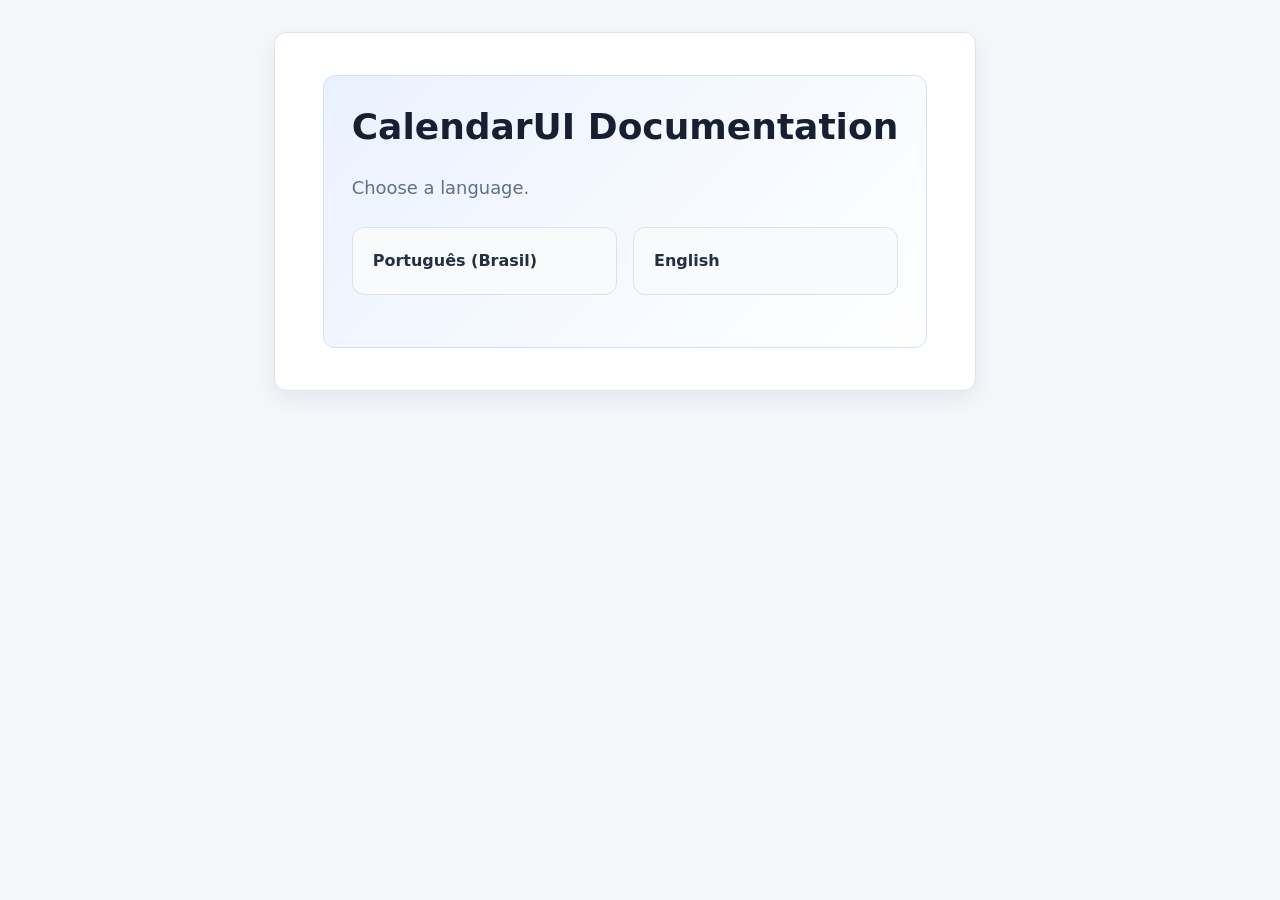
<file: docs/CalendarUI/index.html>
<!doctype html>
<html lang="en"><head><meta charset="utf-8"><meta name="viewport" content="width=device-width, initial-scale=1">
<title>CalendarUI Documentation</title><link rel="stylesheet" href="assets/style.css"></head>
<body><div class="layout"><main style="grid-column:1/-1;max-width:760px;margin:auto">
<div class="hero"><h1>CalendarUI Documentation</h1><p class="lead">Choose a language.</p>
<div class="card-grid"><a class="card" href="pt-br/index.html"><strong>Português (Brasil)</strong></a>
<a class="card" href="en/index.html"><strong>English</strong></a></div></div>
</main></div></body></html>
</file>
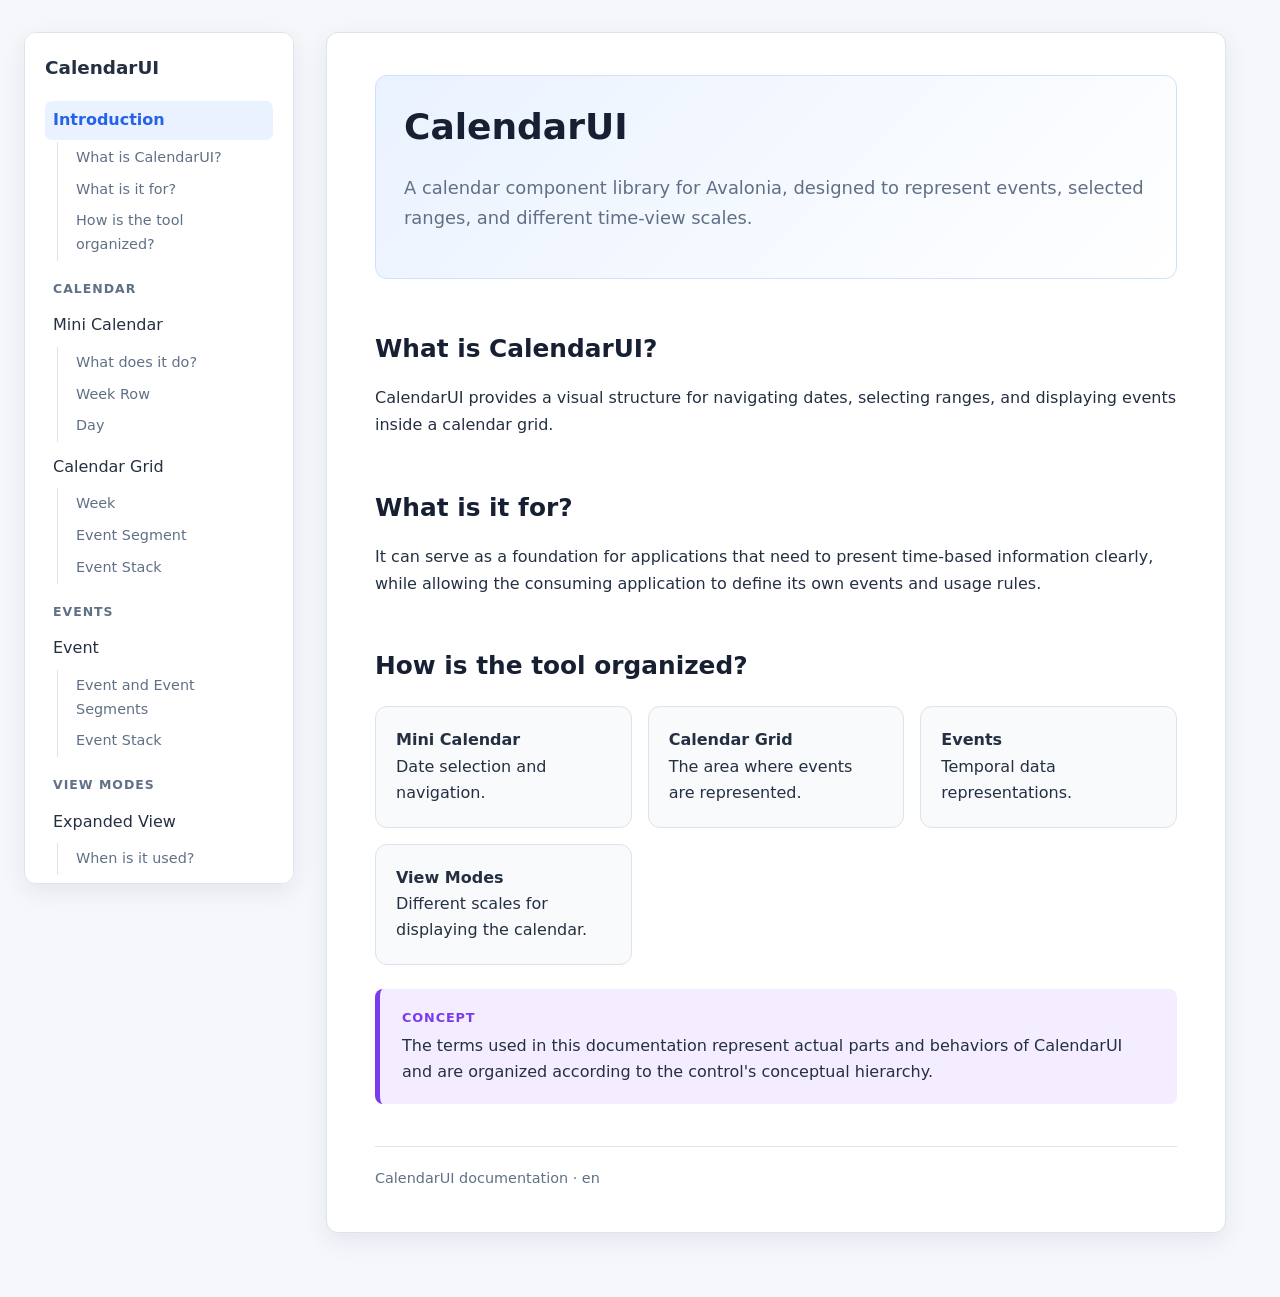
<file: docs/CalendarUI/en/index.html>
<!doctype html>
<html lang="en">
<head>
<meta charset="utf-8">
<meta name="viewport" content="width=device-width, initial-scale=1">
<title>Introduction — CalendarUI</title>
<link rel="stylesheet" href="../assets/style.css">
</head>
<body>
<div class="layout">
<nav class="docs-nav" aria-label="Documentation navigation">
    <div class="brand">CalendarUI</div>
    <div class="nav-group nav-group-single">
        <a class="nav-page active" href="index.html" aria-current="page">Introduction</a>
        <div class="nav-children">
            <a class="nav-child" href="index.html#what-is-calendarui">What is CalendarUI?</a>
            <a class="nav-child" href="index.html#what-is-it-for">What is it for?</a>
            <a class="nav-child" href="index.html#how-is-the-tool-organized">How is the tool organized?</a>
        </div>
    </div>
    <div class="nav-group">
        <div class="nav-title">Calendar</div>
        <div class="nav-item">
            <a class="nav-page " href="calendar/mini-calendar.html">Mini Calendar</a>
            <div class="nav-children">
                <a class="nav-child" href="calendar/mini-calendar.html#what-does-it-do">What does it do?</a>
                <a class="nav-child" href="calendar/mini-calendar.html#week-row">Week Row</a>
                <a class="nav-child" href="calendar/mini-calendar.html#day">Day</a>
            </div>
        </div>
        <div class="nav-item">
            <a class="nav-page " href="calendar/calendar-grid.html">Calendar Grid</a>
            <div class="nav-children">
                <a class="nav-child" href="calendar/calendar-grid.html#week">Week</a>
                <a class="nav-child" href="calendar/calendar-grid.html#event-segment">Event Segment</a>
                <a class="nav-child" href="calendar/calendar-grid.html#event-stack">Event Stack</a>
            </div>
        </div>
    </div>
    <div class="nav-group">
        <div class="nav-title">Events</div>
        <div class="nav-item">
            <a class="nav-page " href="events/event.html">Event</a>
            <div class="nav-children">
                <a class="nav-child" href="events/event.html#event-and-event-segments">Event and Event Segments</a>
                <a class="nav-child" href="events/event.html#event-stack">Event Stack</a>
            </div>
        </div>
    </div>
    <div class="nav-group">
        <div class="nav-title">View Modes</div>
        <div class="nav-item">
            <a class="nav-page " href="views/expanded-view.html">Expanded View</a>
            <div class="nav-children">
                <a class="nav-child" href="views/expanded-view.html#when-is-it-used">When is it used?</a>
            </div>
        </div>
        <div class="nav-item">
            <a class="nav-page " href="views/short-view.html">Short View</a>
            <div class="nav-children">
                <a class="nav-child" href="views/short-view.html#when-is-it-used">When is it used?</a>
            </div>
        </div>
    </div>
</nav>
<main>

<div class="hero">
<h1>CalendarUI</h1>
<p class="lead">A calendar component library for Avalonia, designed to represent events, selected ranges, and different time-view scales.</p>
</div>
<h2 id="what-is-calendarui">What is CalendarUI?</h2>
<p>CalendarUI provides a visual structure for navigating dates, selecting ranges, and displaying events inside a calendar grid.</p>
<h2 id="what-is-it-for">What is it for?</h2>
<p>It can serve as a foundation for applications that need to present time-based information clearly, while allowing the consuming application to define its own events and usage rules.</p>
<h2 id="how-is-the-tool-organized">How is the tool organized?</h2>
<div class="card-grid">
<a class="card" href="calendar/mini-calendar.html"><strong>Mini Calendar</strong><br>Date selection and navigation.</a>
<a class="card" href="calendar/calendar-grid.html"><strong>Calendar Grid</strong><br>The area where events are represented.</a>
<a class="card" href="events/event.html"><strong>Events</strong><br>Temporal data representations.</a>
<a class="card" href="views/expanded-view.html"><strong>View Modes</strong><br>Different scales for displaying the calendar.</a>
</div>
<div class="callout concept"><strong class="label">Concept</strong>The terms used in this documentation represent actual parts and behaviors of CalendarUI and are organized according to the control's conceptual hierarchy.</div>

<footer>CalendarUI documentation · en</footer>
</main>
</div>
</body>
</html>
</file>
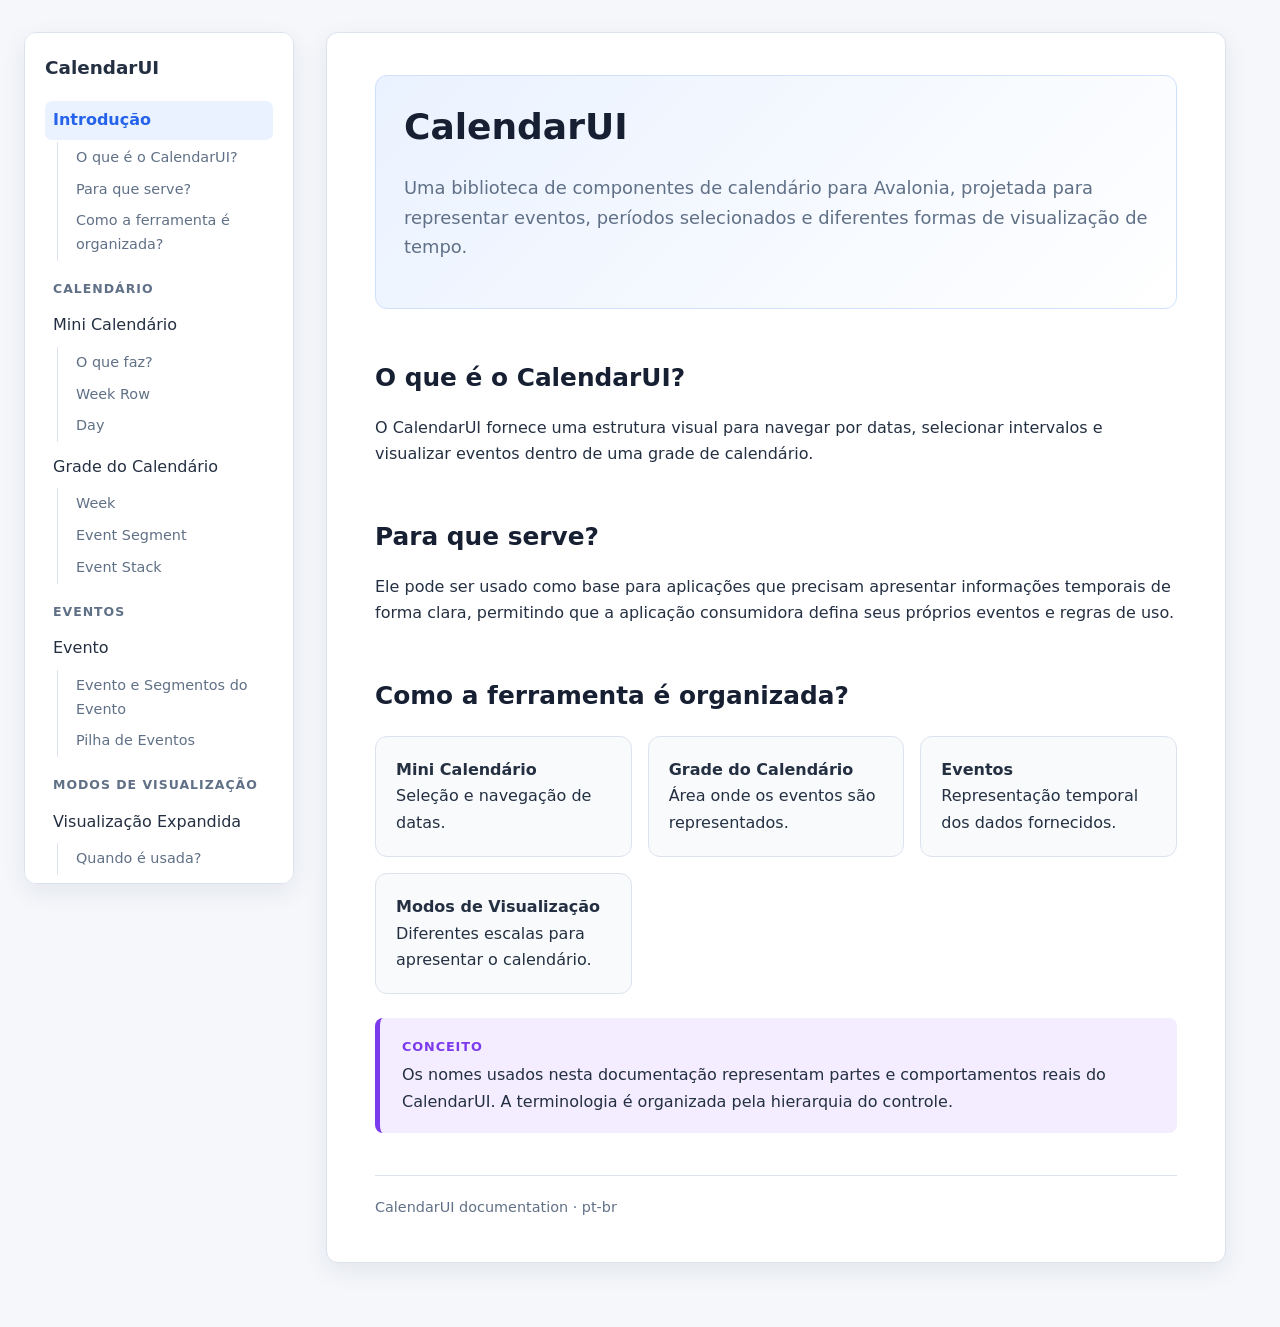
<file: docs/CalendarUI/pt-br/index.html>
<!doctype html>
<html lang="pt-br">
<head>
<meta charset="utf-8">
<meta name="viewport" content="width=device-width, initial-scale=1">
<title>Introdução — CalendarUI</title>
<link rel="stylesheet" href="../assets/style.css">
</head>
<body>
<div class="layout">
<nav class="docs-nav" aria-label="Documentation navigation">
    <div class="brand">CalendarUI</div>
    <div class="nav-group nav-group-single">
        <a class="nav-page active" href="index.html" aria-current="page">Introdução</a>
        <div class="nav-children">
            <a class="nav-child" href="index.html#o-que-e-o-calendarui">O que é o CalendarUI?</a>
            <a class="nav-child" href="index.html#para-que-serve">Para que serve?</a>
            <a class="nav-child" href="index.html#como-a-ferramenta-e-organizada">Como a ferramenta é organizada?</a>
        </div>
    </div>
    <div class="nav-group">
        <div class="nav-title">Calendário</div>
        <div class="nav-item">
            <a class="nav-page " href="calendar/mini-calendar.html">Mini Calendário</a>
            <div class="nav-children">
                <a class="nav-child" href="calendar/mini-calendar.html#o-que-faz">O que faz?</a>
                <a class="nav-child" href="calendar/mini-calendar.html#week-row">Week Row</a>
                <a class="nav-child" href="calendar/mini-calendar.html#day">Day</a>
            </div>
        </div>
        <div class="nav-item">
            <a class="nav-page " href="calendar/calendar-grid.html">Grade do Calendário</a>
            <div class="nav-children">
                <a class="nav-child" href="calendar/calendar-grid.html#week">Week</a>
                <a class="nav-child" href="calendar/calendar-grid.html#event-segment">Event Segment</a>
                <a class="nav-child" href="calendar/calendar-grid.html#event-stack">Event Stack</a>
            </div>
        </div>
    </div>
    <div class="nav-group">
        <div class="nav-title">Eventos</div>
        <div class="nav-item">
            <a class="nav-page " href="events/event.html">Evento</a>
            <div class="nav-children">
                <a class="nav-child" href="events/event.html#evento-e-segmentos-do-evento">Evento e Segmentos do Evento</a>
                <a class="nav-child" href="events/event.html#pilha-de-eventos">Pilha de Eventos</a>
            </div>
        </div>
    </div>
    <div class="nav-group">
        <div class="nav-title">Modos de Visualização</div>
        <div class="nav-item">
            <a class="nav-page " href="views/expanded-view.html">Visualização Expandida</a>
            <div class="nav-children">
                <a class="nav-child" href="views/expanded-view.html#quando-e-usada">Quando é usada?</a>
            </div>
        </div>
        <div class="nav-item">
            <a class="nav-page " href="views/short-view.html">Visualização Curta</a>
            <div class="nav-children">
                <a class="nav-child" href="views/short-view.html#quando-e-usada">Quando é usada?</a>
            </div>
        </div>
    </div>
</nav>
<main>

<div class="hero">
<h1>CalendarUI</h1>
<p class="lead">Uma biblioteca de componentes de calendário para Avalonia, projetada para representar eventos, períodos selecionados e diferentes formas de visualização de tempo.</p>
</div>
<h2 id="o-que-e-o-calendarui">O que é o CalendarUI?</h2>
<p>O CalendarUI fornece uma estrutura visual para navegar por datas, selecionar intervalos e visualizar eventos dentro de uma grade de calendário.</p>
<h2 id="para-que-serve">Para que serve?</h2>
<p>Ele pode ser usado como base para aplicações que precisam apresentar informações temporais de forma clara, permitindo que a aplicação consumidora defina seus próprios eventos e regras de uso.</p>
<h2 id="como-a-ferramenta-e-organizada">Como a ferramenta é organizada?</h2>
<div class="card-grid">
<a class="card" href="calendar/mini-calendar.html"><strong>Mini Calendário</strong><br>Seleção e navegação de datas.</a>
<a class="card" href="calendar/calendar-grid.html"><strong>Grade do Calendário</strong><br>Área onde os eventos são representados.</a>
<a class="card" href="events/event.html"><strong>Eventos</strong><br>Representação temporal dos dados fornecidos.</a>
<a class="card" href="views/expanded-view.html"><strong>Modos de Visualização</strong><br>Diferentes escalas para apresentar o calendário.</a>
</div>
<div class="callout concept"><strong class="label">Conceito</strong>Os nomes usados nesta documentação representam partes e comportamentos reais do CalendarUI. A terminologia é organizada pela hierarquia do controle.</div>

<footer>CalendarUI documentation · pt-br</footer>
</main>
</div>
</body>
</html>
</file>
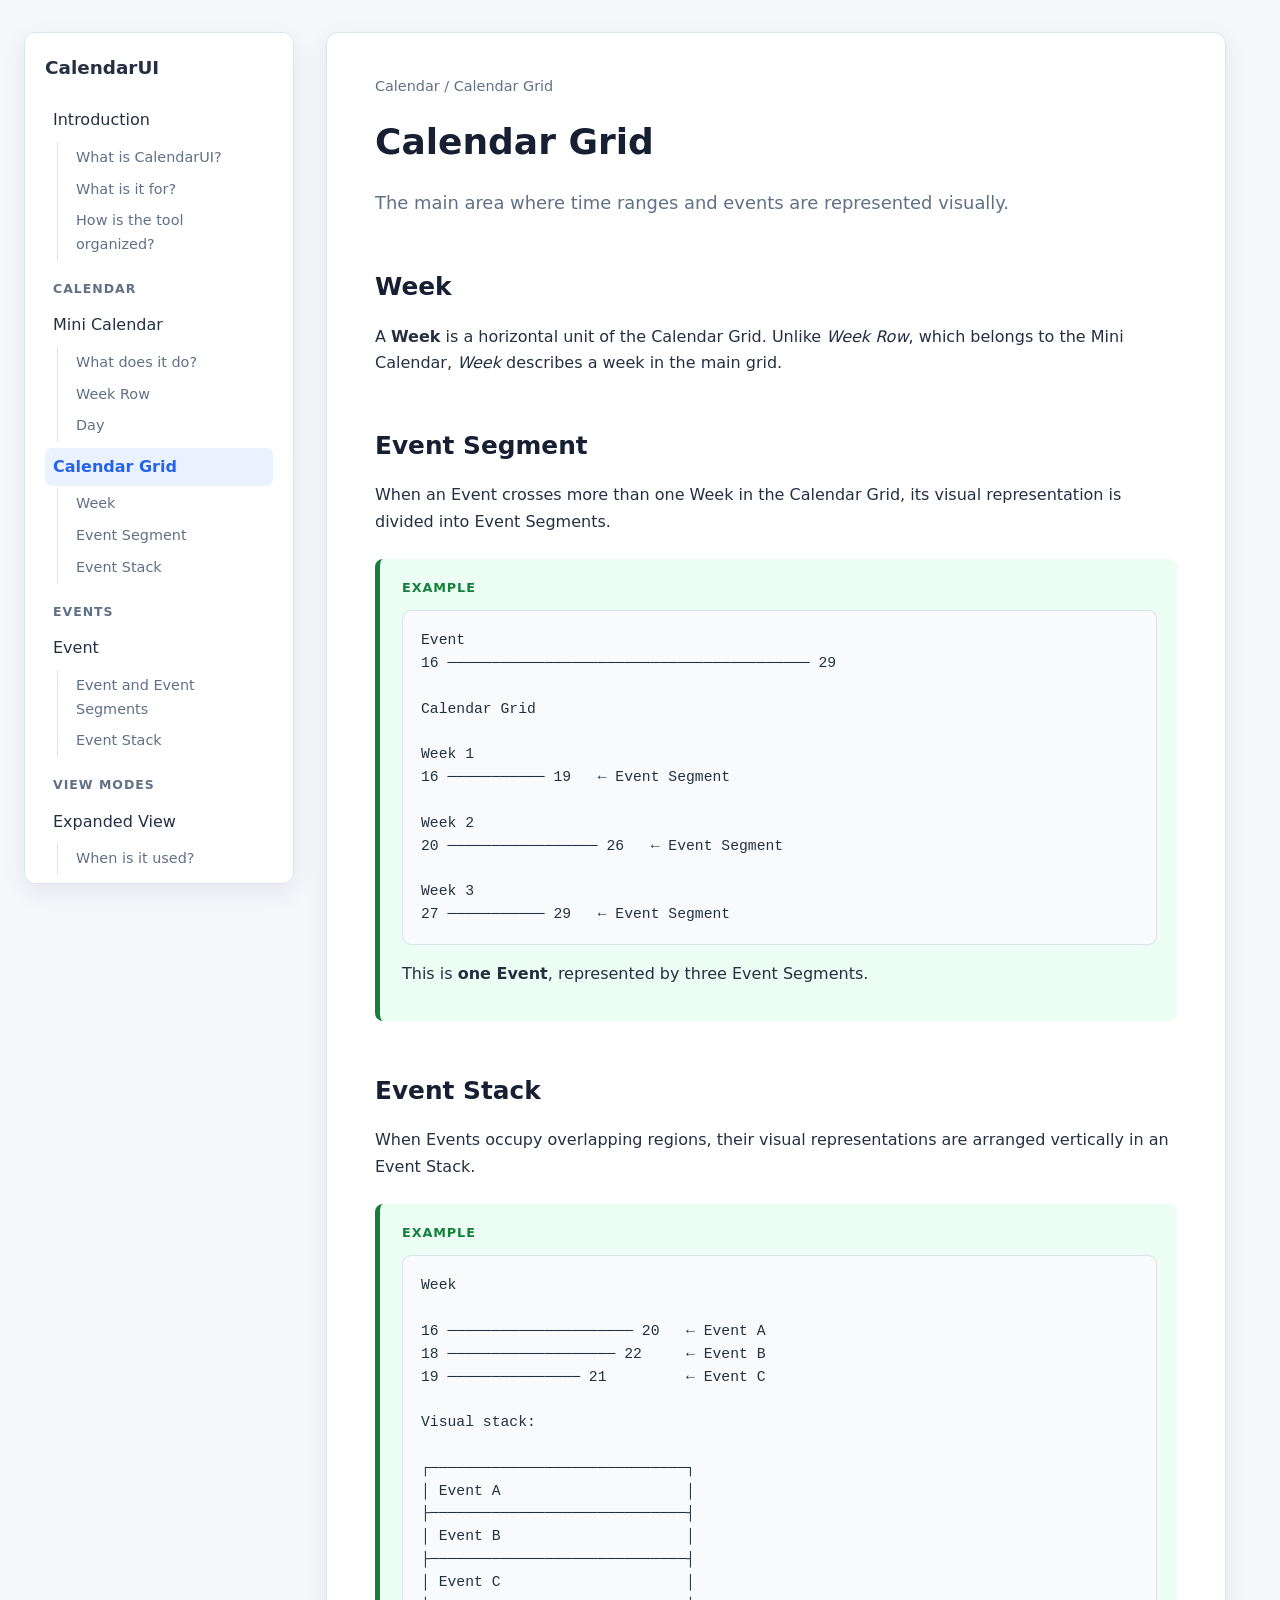
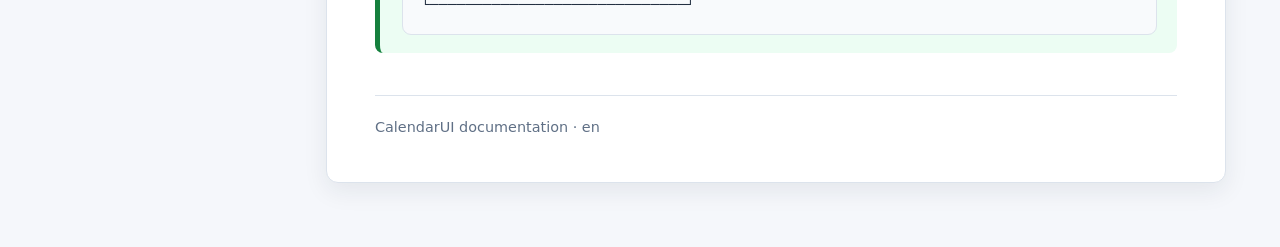
<file: docs/CalendarUI/en/calendar/calendar-grid.html>
<!doctype html>
<html lang="en">
<head>
<meta charset="utf-8">
<meta name="viewport" content="width=device-width, initial-scale=1">
<title>Calendar Grid — CalendarUI</title>
<link rel="stylesheet" href="../../assets/style.css">
</head>
<body>
<div class="layout">
<nav class="docs-nav" aria-label="Documentation navigation">
    <div class="brand">CalendarUI</div>
    <div class="nav-group nav-group-single">
        <a class="nav-page " href="../index.html">Introduction</a>
        <div class="nav-children">
            <a class="nav-child" href="../index.html#what-is-calendarui">What is CalendarUI?</a>
            <a class="nav-child" href="../index.html#what-is-it-for">What is it for?</a>
            <a class="nav-child" href="../index.html#how-is-the-tool-organized">How is the tool organized?</a>
        </div>
    </div>
    <div class="nav-group">
        <div class="nav-title">Calendar</div>
        <div class="nav-item">
            <a class="nav-page " href="mini-calendar.html">Mini Calendar</a>
            <div class="nav-children">
                <a class="nav-child" href="mini-calendar.html#what-does-it-do">What does it do?</a>
                <a class="nav-child" href="mini-calendar.html#week-row">Week Row</a>
                <a class="nav-child" href="mini-calendar.html#day">Day</a>
            </div>
        </div>
        <div class="nav-item">
            <a class="nav-page active" href="calendar-grid.html" aria-current="page">Calendar Grid</a>
            <div class="nav-children">
                <a class="nav-child" href="calendar-grid.html#week">Week</a>
                <a class="nav-child" href="calendar-grid.html#event-segment">Event Segment</a>
                <a class="nav-child" href="calendar-grid.html#event-stack">Event Stack</a>
            </div>
        </div>
    </div>
    <div class="nav-group">
        <div class="nav-title">Events</div>
        <div class="nav-item">
            <a class="nav-page " href="../events/event.html">Event</a>
            <div class="nav-children">
                <a class="nav-child" href="../events/event.html#event-and-event-segments">Event and Event Segments</a>
                <a class="nav-child" href="../events/event.html#event-stack">Event Stack</a>
            </div>
        </div>
    </div>
    <div class="nav-group">
        <div class="nav-title">View Modes</div>
        <div class="nav-item">
            <a class="nav-page " href="../views/expanded-view.html">Expanded View</a>
            <div class="nav-children">
                <a class="nav-child" href="../views/expanded-view.html#when-is-it-used">When is it used?</a>
            </div>
        </div>
        <div class="nav-item">
            <a class="nav-page " href="../views/short-view.html">Short View</a>
            <div class="nav-children">
                <a class="nav-child" href="../views/short-view.html#when-is-it-used">When is it used?</a>
            </div>
        </div>
    </div>
</nav>
<main>

<div class="breadcrumb">Calendar / Calendar Grid</div>
<h1>Calendar Grid</h1>
<p class="lead">The main area where time ranges and events are represented visually.</p>
<h2 id="week">Week</h2>
<p>A <strong>Week</strong> is a horizontal unit of the Calendar Grid. Unlike <em>Week Row</em>, which belongs to the Mini Calendar, <em>Week</em> describes a week in the main grid.</p>
<h2 id="event-segment">Event Segment</h2>
<p>When an Event crosses more than one Week in the Calendar Grid, its visual representation is divided into Event Segments.</p>
<div class="callout example"><strong class="label">Example</strong><div class="diagram">Event
16 ───────────────────────────────────────── 29

Calendar Grid

Week 1
16 ─────────── 19   ← Event Segment

Week 2
20 ───────────────── 26   ← Event Segment

Week 3
27 ─────────── 29   ← Event Segment</div>
<p>This is <strong>one Event</strong>, represented by three Event Segments.</p></div>
<h2 id="event-stack">Event Stack</h2>
<p>When Events occupy overlapping regions, their visual representations are arranged vertically in an Event Stack.</p>
<div class="callout example"><strong class="label">Example</strong><div class="diagram">Week

16 ───────────────────── 20   ← Event A
18 ─────────────────── 22     ← Event B
19 ─────────────── 21         ← Event C

Visual stack:

┌─────────────────────────────┐
│ Event A                     │
├─────────────────────────────┤
│ Event B                     │
├─────────────────────────────┤
│ Event C                     │
└─────────────────────────────┘</div></div>

<footer>CalendarUI documentation · en</footer>
</main>
</div>
</body>
</html>
</file>
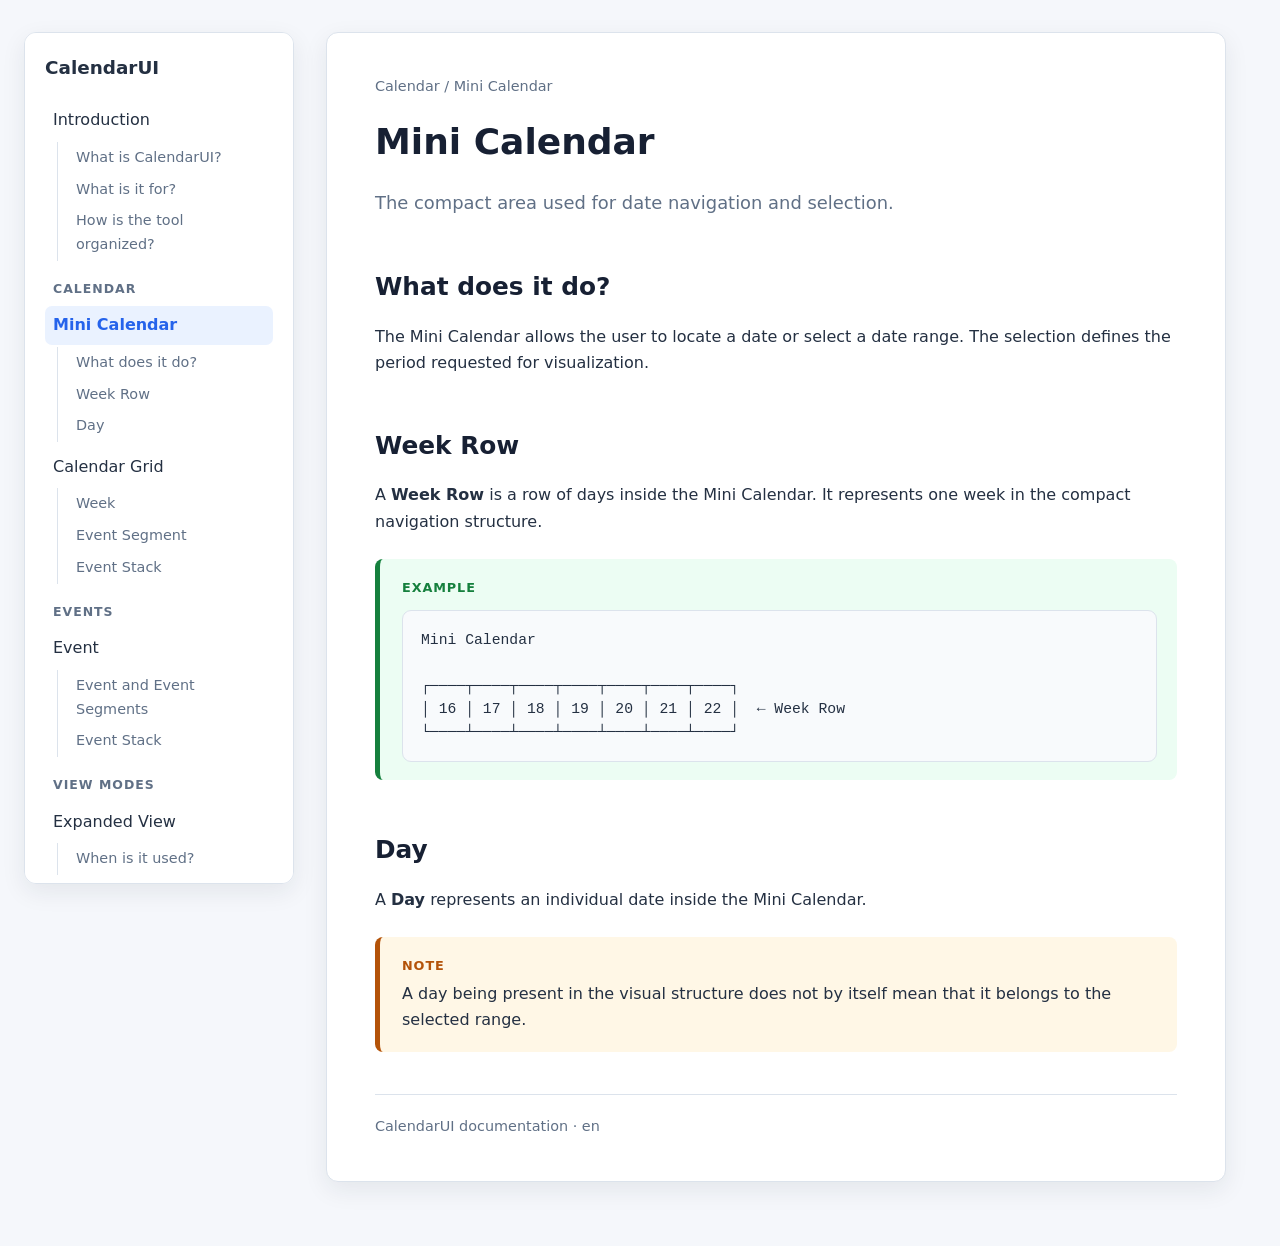
<file: docs/CalendarUI/en/calendar/mini-calendar.html>
<!doctype html>
<html lang="en">
<head>
<meta charset="utf-8">
<meta name="viewport" content="width=device-width, initial-scale=1">
<title>Mini Calendar — CalendarUI</title>
<link rel="stylesheet" href="../../assets/style.css">
</head>
<body>
<div class="layout">
<nav class="docs-nav" aria-label="Documentation navigation">
    <div class="brand">CalendarUI</div>
    <div class="nav-group nav-group-single">
        <a class="nav-page " href="../index.html">Introduction</a>
        <div class="nav-children">
            <a class="nav-child" href="../index.html#what-is-calendarui">What is CalendarUI?</a>
            <a class="nav-child" href="../index.html#what-is-it-for">What is it for?</a>
            <a class="nav-child" href="../index.html#how-is-the-tool-organized">How is the tool organized?</a>
        </div>
    </div>
    <div class="nav-group">
        <div class="nav-title">Calendar</div>
        <div class="nav-item">
            <a class="nav-page active" href="mini-calendar.html" aria-current="page">Mini Calendar</a>
            <div class="nav-children">
                <a class="nav-child" href="mini-calendar.html#what-does-it-do">What does it do?</a>
                <a class="nav-child" href="mini-calendar.html#week-row">Week Row</a>
                <a class="nav-child" href="mini-calendar.html#day">Day</a>
            </div>
        </div>
        <div class="nav-item">
            <a class="nav-page " href="calendar-grid.html">Calendar Grid</a>
            <div class="nav-children">
                <a class="nav-child" href="calendar-grid.html#week">Week</a>
                <a class="nav-child" href="calendar-grid.html#event-segment">Event Segment</a>
                <a class="nav-child" href="calendar-grid.html#event-stack">Event Stack</a>
            </div>
        </div>
    </div>
    <div class="nav-group">
        <div class="nav-title">Events</div>
        <div class="nav-item">
            <a class="nav-page " href="../events/event.html">Event</a>
            <div class="nav-children">
                <a class="nav-child" href="../events/event.html#event-and-event-segments">Event and Event Segments</a>
                <a class="nav-child" href="../events/event.html#event-stack">Event Stack</a>
            </div>
        </div>
    </div>
    <div class="nav-group">
        <div class="nav-title">View Modes</div>
        <div class="nav-item">
            <a class="nav-page " href="../views/expanded-view.html">Expanded View</a>
            <div class="nav-children">
                <a class="nav-child" href="../views/expanded-view.html#when-is-it-used">When is it used?</a>
            </div>
        </div>
        <div class="nav-item">
            <a class="nav-page " href="../views/short-view.html">Short View</a>
            <div class="nav-children">
                <a class="nav-child" href="../views/short-view.html#when-is-it-used">When is it used?</a>
            </div>
        </div>
    </div>
</nav>
<main>

<div class="breadcrumb">Calendar / Mini Calendar</div>
<h1>Mini Calendar</h1>
<p class="lead">The compact area used for date navigation and selection.</p>
<h2 id="what-does-it-do">What does it do?</h2>
<p>The Mini Calendar allows the user to locate a date or select a date range. The selection defines the period requested for visualization.</p>
<h2 id="week-row">Week Row</h2>
<p>A <strong>Week Row</strong> is a row of days inside the Mini Calendar. It represents one week in the compact navigation structure.</p>
<div class="callout example"><strong class="label">Example</strong><div class="diagram">Mini Calendar

┌────┬────┬────┬────┬────┬────┬────┐
│ 16 │ 17 │ 18 │ 19 │ 20 │ 21 │ 22 │  ← Week Row
└────┴────┴────┴────┴────┴────┴────┘</div></div>
<h2 id="day">Day</h2>
<p>A <strong>Day</strong> represents an individual date inside the Mini Calendar.</p>
<div class="callout note"><strong class="label">Note</strong>A day being present in the visual structure does not by itself mean that it belongs to the selected range.</div>

<footer>CalendarUI documentation · en</footer>
</main>
</div>
</body>
</html>
</file>
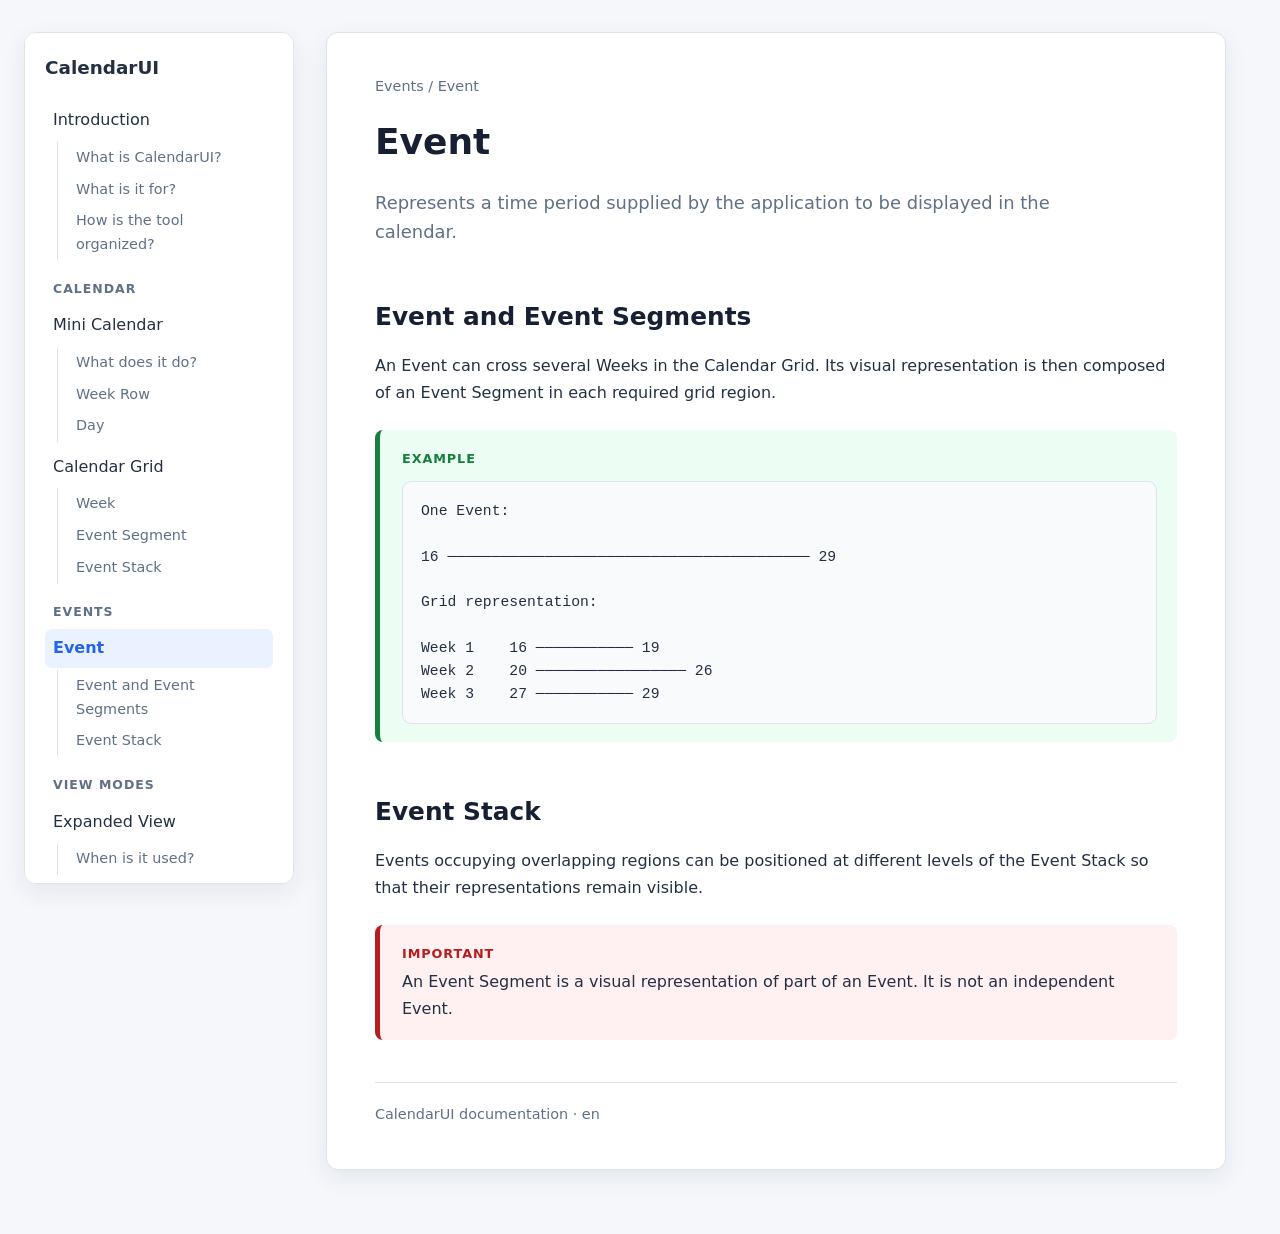
<file: docs/CalendarUI/en/events/event.html>
<!doctype html>
<html lang="en">
<head>
<meta charset="utf-8">
<meta name="viewport" content="width=device-width, initial-scale=1">
<title>Event — CalendarUI</title>
<link rel="stylesheet" href="../../assets/style.css">
</head>
<body>
<div class="layout">
<nav class="docs-nav" aria-label="Documentation navigation">
    <div class="brand">CalendarUI</div>
    <div class="nav-group nav-group-single">
        <a class="nav-page " href="../index.html">Introduction</a>
        <div class="nav-children">
            <a class="nav-child" href="../index.html#what-is-calendarui">What is CalendarUI?</a>
            <a class="nav-child" href="../index.html#what-is-it-for">What is it for?</a>
            <a class="nav-child" href="../index.html#how-is-the-tool-organized">How is the tool organized?</a>
        </div>
    </div>
    <div class="nav-group">
        <div class="nav-title">Calendar</div>
        <div class="nav-item">
            <a class="nav-page " href="../calendar/mini-calendar.html">Mini Calendar</a>
            <div class="nav-children">
                <a class="nav-child" href="../calendar/mini-calendar.html#what-does-it-do">What does it do?</a>
                <a class="nav-child" href="../calendar/mini-calendar.html#week-row">Week Row</a>
                <a class="nav-child" href="../calendar/mini-calendar.html#day">Day</a>
            </div>
        </div>
        <div class="nav-item">
            <a class="nav-page " href="../calendar/calendar-grid.html">Calendar Grid</a>
            <div class="nav-children">
                <a class="nav-child" href="../calendar/calendar-grid.html#week">Week</a>
                <a class="nav-child" href="../calendar/calendar-grid.html#event-segment">Event Segment</a>
                <a class="nav-child" href="../calendar/calendar-grid.html#event-stack">Event Stack</a>
            </div>
        </div>
    </div>
    <div class="nav-group">
        <div class="nav-title">Events</div>
        <div class="nav-item">
            <a class="nav-page active" href="event.html" aria-current="page">Event</a>
            <div class="nav-children">
                <a class="nav-child" href="event.html#event-and-event-segments">Event and Event Segments</a>
                <a class="nav-child" href="event.html#event-stack">Event Stack</a>
            </div>
        </div>
    </div>
    <div class="nav-group">
        <div class="nav-title">View Modes</div>
        <div class="nav-item">
            <a class="nav-page " href="../views/expanded-view.html">Expanded View</a>
            <div class="nav-children">
                <a class="nav-child" href="../views/expanded-view.html#when-is-it-used">When is it used?</a>
            </div>
        </div>
        <div class="nav-item">
            <a class="nav-page " href="../views/short-view.html">Short View</a>
            <div class="nav-children">
                <a class="nav-child" href="../views/short-view.html#when-is-it-used">When is it used?</a>
            </div>
        </div>
    </div>
</nav>
<main>

<div class="breadcrumb">Events / Event</div>
<h1>Event</h1>
<p class="lead">Represents a time period supplied by the application to be displayed in the calendar.</p>
<h2 id="event-and-event-segments">Event and Event Segments</h2>
<p>An Event can cross several Weeks in the Calendar Grid. Its visual representation is then composed of an Event Segment in each required grid region.</p>
<div class="callout example"><strong class="label">Example</strong><div class="diagram">One Event:

16 ───────────────────────────────────────── 29

Grid representation:

Week 1    16 ─────────── 19
Week 2    20 ───────────────── 26
Week 3    27 ─────────── 29</div></div>
<h2 id="event-stack">Event Stack</h2>
<p>Events occupying overlapping regions can be positioned at different levels of the Event Stack so that their representations remain visible.</p>
<div class="callout important"><strong class="label">Important</strong>An Event Segment is a visual representation of part of an Event. It is not an independent Event.</div>

<footer>CalendarUI documentation · en</footer>
</main>
</div>
</body>
</html>
</file>
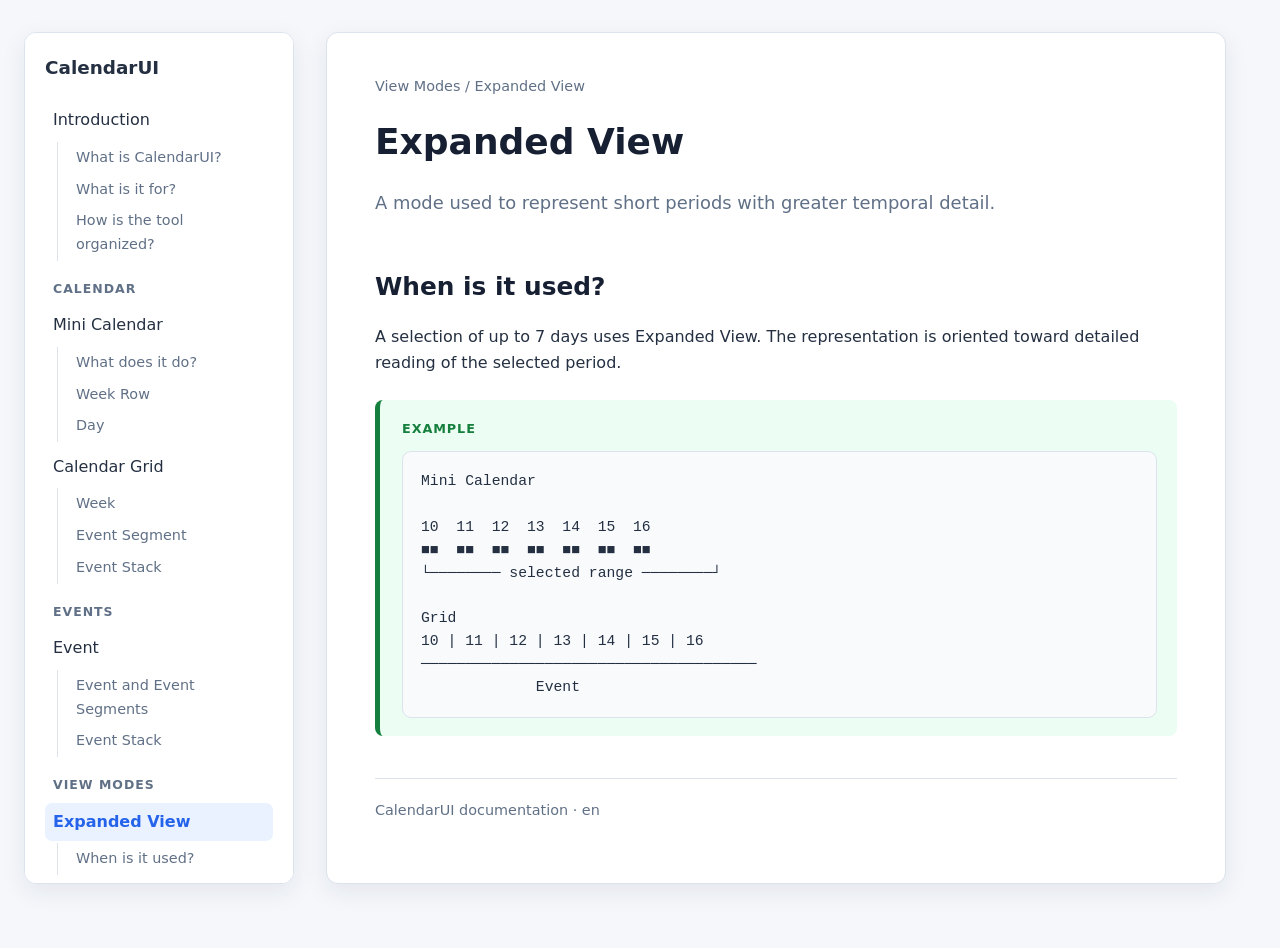
<file: docs/CalendarUI/en/views/expanded-view.html>
<!doctype html>
<html lang="en">
<head>
<meta charset="utf-8">
<meta name="viewport" content="width=device-width, initial-scale=1">
<title>Expanded View — CalendarUI</title>
<link rel="stylesheet" href="../../assets/style.css">
</head>
<body>
<div class="layout">
<nav class="docs-nav" aria-label="Documentation navigation">
    <div class="brand">CalendarUI</div>
    <div class="nav-group nav-group-single">
        <a class="nav-page " href="../index.html">Introduction</a>
        <div class="nav-children">
            <a class="nav-child" href="../index.html#what-is-calendarui">What is CalendarUI?</a>
            <a class="nav-child" href="../index.html#what-is-it-for">What is it for?</a>
            <a class="nav-child" href="../index.html#how-is-the-tool-organized">How is the tool organized?</a>
        </div>
    </div>
    <div class="nav-group">
        <div class="nav-title">Calendar</div>
        <div class="nav-item">
            <a class="nav-page " href="../calendar/mini-calendar.html">Mini Calendar</a>
            <div class="nav-children">
                <a class="nav-child" href="../calendar/mini-calendar.html#what-does-it-do">What does it do?</a>
                <a class="nav-child" href="../calendar/mini-calendar.html#week-row">Week Row</a>
                <a class="nav-child" href="../calendar/mini-calendar.html#day">Day</a>
            </div>
        </div>
        <div class="nav-item">
            <a class="nav-page " href="../calendar/calendar-grid.html">Calendar Grid</a>
            <div class="nav-children">
                <a class="nav-child" href="../calendar/calendar-grid.html#week">Week</a>
                <a class="nav-child" href="../calendar/calendar-grid.html#event-segment">Event Segment</a>
                <a class="nav-child" href="../calendar/calendar-grid.html#event-stack">Event Stack</a>
            </div>
        </div>
    </div>
    <div class="nav-group">
        <div class="nav-title">Events</div>
        <div class="nav-item">
            <a class="nav-page " href="../events/event.html">Event</a>
            <div class="nav-children">
                <a class="nav-child" href="../events/event.html#event-and-event-segments">Event and Event Segments</a>
                <a class="nav-child" href="../events/event.html#event-stack">Event Stack</a>
            </div>
        </div>
    </div>
    <div class="nav-group">
        <div class="nav-title">View Modes</div>
        <div class="nav-item">
            <a class="nav-page active" href="expanded-view.html" aria-current="page">Expanded View</a>
            <div class="nav-children">
                <a class="nav-child" href="expanded-view.html#when-is-it-used">When is it used?</a>
            </div>
        </div>
        <div class="nav-item">
            <a class="nav-page " href="short-view.html">Short View</a>
            <div class="nav-children">
                <a class="nav-child" href="short-view.html#when-is-it-used">When is it used?</a>
            </div>
        </div>
    </div>
</nav>
<main>

<div class="breadcrumb">View Modes / Expanded View</div>
<h1>Expanded View</h1>
<p class="lead">A mode used to represent short periods with greater temporal detail.</p>
<h2 id="when-is-it-used">When is it used?</h2>
<p>A selection of up to 7 days uses Expanded View. The representation is oriented toward detailed reading of the selected period.</p>
<div class="callout example"><strong class="label">Example</strong><div class="diagram">Mini Calendar

10  11  12  13  14  15  16
■■  ■■  ■■  ■■  ■■  ■■  ■■
└──────── selected range ────────┘

Grid
10 | 11 | 12 | 13 | 14 | 15 | 16
──────────────────────────────────────
             Event
</div></div>

<footer>CalendarUI documentation · en</footer>
</main>
</div>
</body>
</html>
</file>
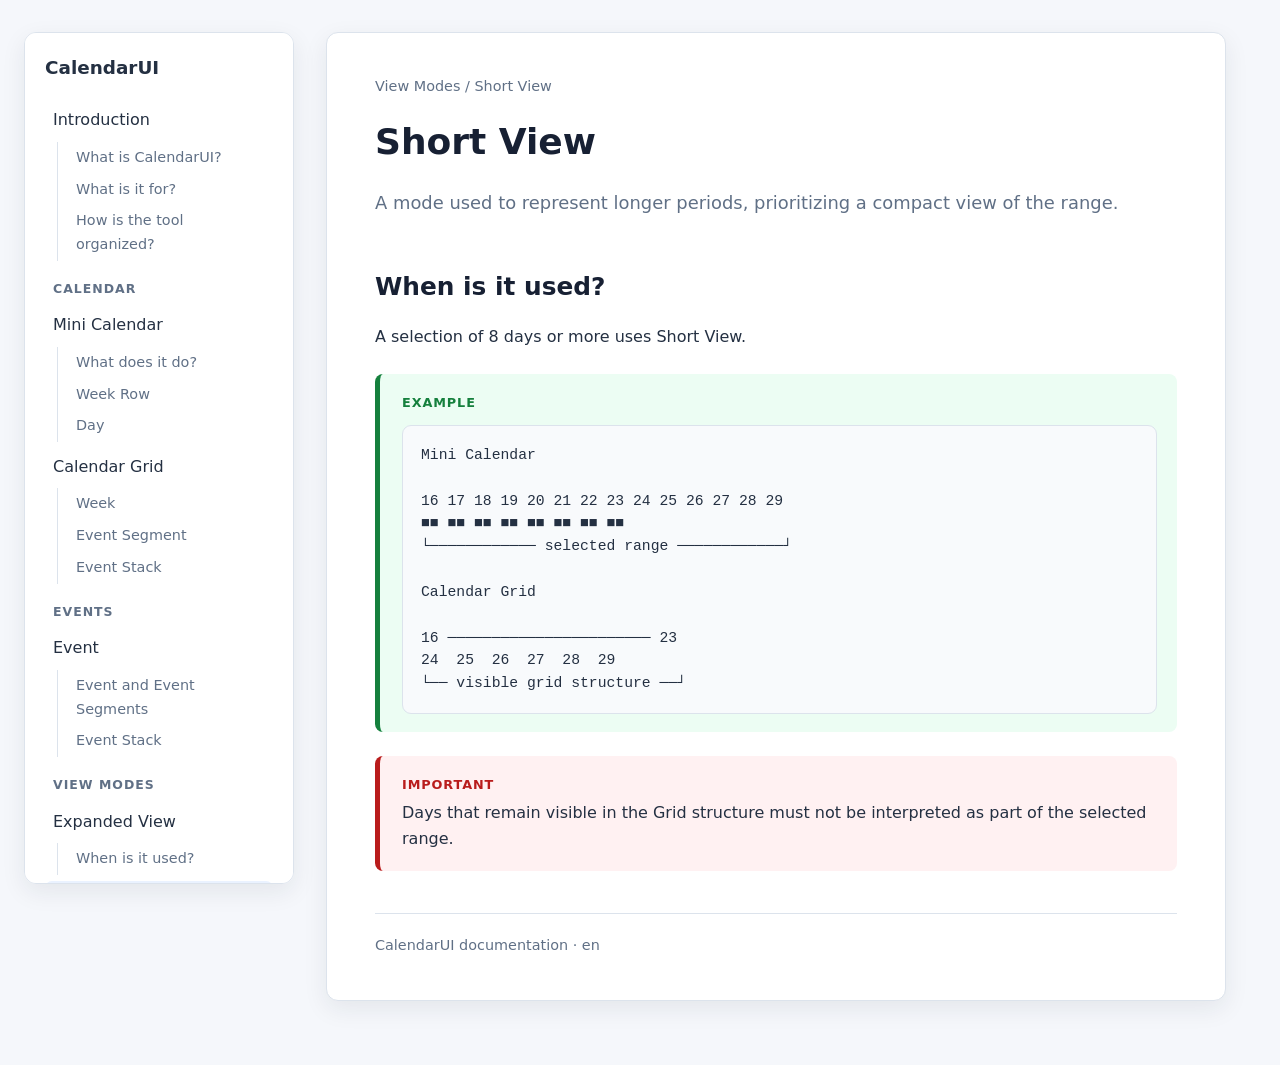
<file: docs/CalendarUI/en/views/short-view.html>
<!doctype html>
<html lang="en">
<head>
<meta charset="utf-8">
<meta name="viewport" content="width=device-width, initial-scale=1">
<title>Short View — CalendarUI</title>
<link rel="stylesheet" href="../../assets/style.css">
</head>
<body>
<div class="layout">
<nav class="docs-nav" aria-label="Documentation navigation">
    <div class="brand">CalendarUI</div>
    <div class="nav-group nav-group-single">
        <a class="nav-page " href="../index.html">Introduction</a>
        <div class="nav-children">
            <a class="nav-child" href="../index.html#what-is-calendarui">What is CalendarUI?</a>
            <a class="nav-child" href="../index.html#what-is-it-for">What is it for?</a>
            <a class="nav-child" href="../index.html#how-is-the-tool-organized">How is the tool organized?</a>
        </div>
    </div>
    <div class="nav-group">
        <div class="nav-title">Calendar</div>
        <div class="nav-item">
            <a class="nav-page " href="../calendar/mini-calendar.html">Mini Calendar</a>
            <div class="nav-children">
                <a class="nav-child" href="../calendar/mini-calendar.html#what-does-it-do">What does it do?</a>
                <a class="nav-child" href="../calendar/mini-calendar.html#week-row">Week Row</a>
                <a class="nav-child" href="../calendar/mini-calendar.html#day">Day</a>
            </div>
        </div>
        <div class="nav-item">
            <a class="nav-page " href="../calendar/calendar-grid.html">Calendar Grid</a>
            <div class="nav-children">
                <a class="nav-child" href="../calendar/calendar-grid.html#week">Week</a>
                <a class="nav-child" href="../calendar/calendar-grid.html#event-segment">Event Segment</a>
                <a class="nav-child" href="../calendar/calendar-grid.html#event-stack">Event Stack</a>
            </div>
        </div>
    </div>
    <div class="nav-group">
        <div class="nav-title">Events</div>
        <div class="nav-item">
            <a class="nav-page " href="../events/event.html">Event</a>
            <div class="nav-children">
                <a class="nav-child" href="../events/event.html#event-and-event-segments">Event and Event Segments</a>
                <a class="nav-child" href="../events/event.html#event-stack">Event Stack</a>
            </div>
        </div>
    </div>
    <div class="nav-group">
        <div class="nav-title">View Modes</div>
        <div class="nav-item">
            <a class="nav-page " href="expanded-view.html">Expanded View</a>
            <div class="nav-children">
                <a class="nav-child" href="expanded-view.html#when-is-it-used">When is it used?</a>
            </div>
        </div>
        <div class="nav-item">
            <a class="nav-page active" href="short-view.html" aria-current="page">Short View</a>
            <div class="nav-children">
                <a class="nav-child" href="short-view.html#when-is-it-used">When is it used?</a>
            </div>
        </div>
    </div>
</nav>
<main>

<div class="breadcrumb">View Modes / Short View</div>
<h1>Short View</h1>
<p class="lead">A mode used to represent longer periods, prioritizing a compact view of the range.</p>
<h2 id="when-is-it-used">When is it used?</h2>
<p>A selection of 8 days or more uses Short View.</p>
<div class="callout example"><strong class="label">Example</strong><div class="diagram">Mini Calendar

16 17 18 19 20 21 22 23 24 25 26 27 28 29
■■ ■■ ■■ ■■ ■■ ■■ ■■ ■■
└──────────── selected range ────────────┘

Calendar Grid

16 ─────────────────────── 23
24  25  26  27  28  29
└── visible grid structure ──┘</div></div>
<div class="callout important"><strong class="label">Important</strong>Days that remain visible in the Grid structure must not be interpreted as part of the selected range.</div>

<footer>CalendarUI documentation · en</footer>
</main>
</div>
</body>
</html>
</file>
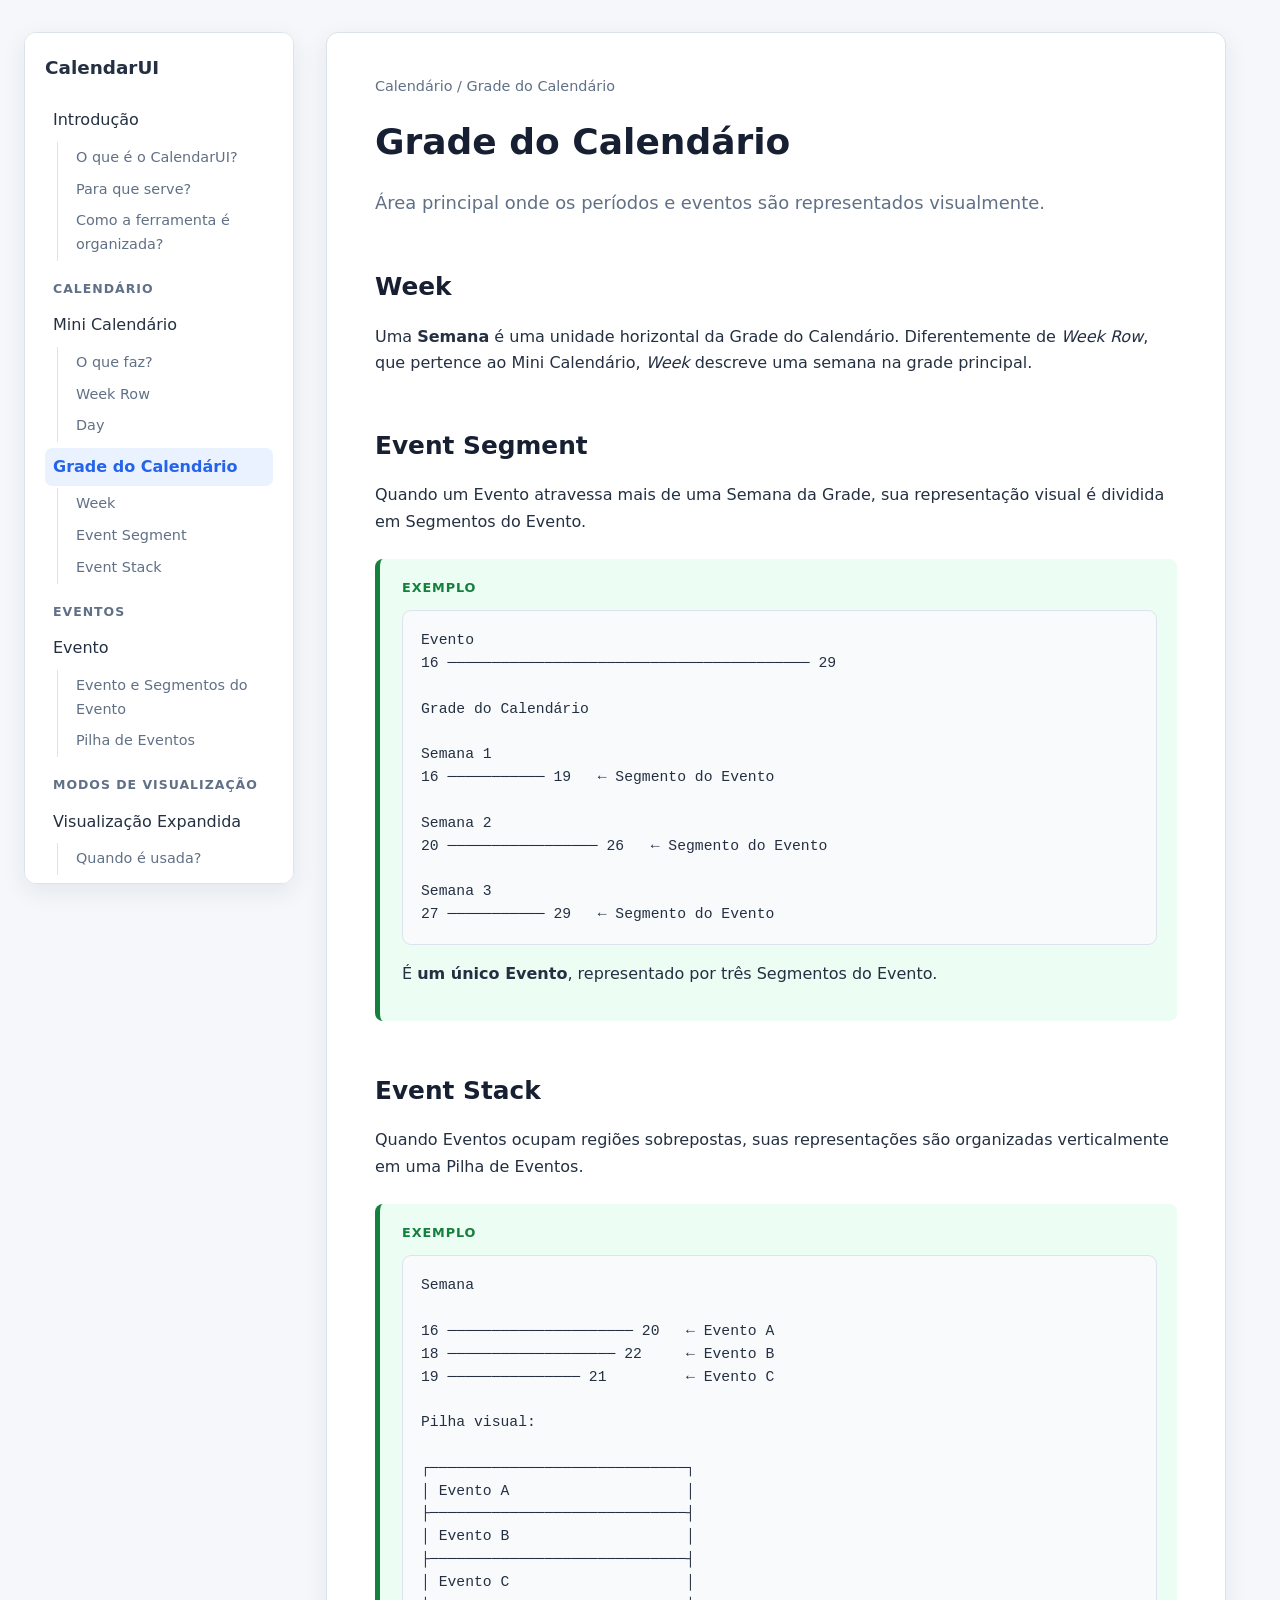
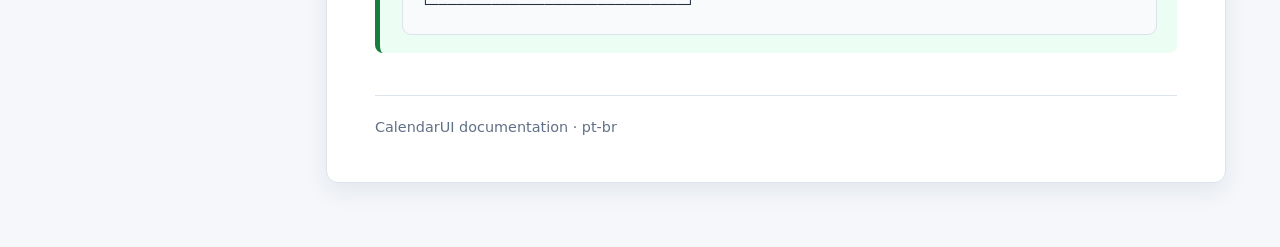
<file: docs/CalendarUI/pt-br/calendar/calendar-grid.html>
<!doctype html>
<html lang="pt-br">
<head>
<meta charset="utf-8">
<meta name="viewport" content="width=device-width, initial-scale=1">
<title>Grade do Calendário — CalendarUI</title>
<link rel="stylesheet" href="../../assets/style.css">
</head>
<body>
<div class="layout">
<nav class="docs-nav" aria-label="Documentation navigation">
    <div class="brand">CalendarUI</div>
    <div class="nav-group nav-group-single">
        <a class="nav-page " href="../index.html">Introdução</a>
        <div class="nav-children">
            <a class="nav-child" href="../index.html#o-que-e-o-calendarui">O que é o CalendarUI?</a>
            <a class="nav-child" href="../index.html#para-que-serve">Para que serve?</a>
            <a class="nav-child" href="../index.html#como-a-ferramenta-e-organizada">Como a ferramenta é organizada?</a>
        </div>
    </div>
    <div class="nav-group">
        <div class="nav-title">Calendário</div>
        <div class="nav-item">
            <a class="nav-page " href="mini-calendar.html">Mini Calendário</a>
            <div class="nav-children">
                <a class="nav-child" href="mini-calendar.html#o-que-faz">O que faz?</a>
                <a class="nav-child" href="mini-calendar.html#week-row">Week Row</a>
                <a class="nav-child" href="mini-calendar.html#day">Day</a>
            </div>
        </div>
        <div class="nav-item">
            <a class="nav-page active" href="calendar-grid.html" aria-current="page">Grade do Calendário</a>
            <div class="nav-children">
                <a class="nav-child" href="calendar-grid.html#week">Week</a>
                <a class="nav-child" href="calendar-grid.html#event-segment">Event Segment</a>
                <a class="nav-child" href="calendar-grid.html#event-stack">Event Stack</a>
            </div>
        </div>
    </div>
    <div class="nav-group">
        <div class="nav-title">Eventos</div>
        <div class="nav-item">
            <a class="nav-page " href="../events/event.html">Evento</a>
            <div class="nav-children">
                <a class="nav-child" href="../events/event.html#evento-e-segmentos-do-evento">Evento e Segmentos do Evento</a>
                <a class="nav-child" href="../events/event.html#pilha-de-eventos">Pilha de Eventos</a>
            </div>
        </div>
    </div>
    <div class="nav-group">
        <div class="nav-title">Modos de Visualização</div>
        <div class="nav-item">
            <a class="nav-page " href="../views/expanded-view.html">Visualização Expandida</a>
            <div class="nav-children">
                <a class="nav-child" href="../views/expanded-view.html#quando-e-usada">Quando é usada?</a>
            </div>
        </div>
        <div class="nav-item">
            <a class="nav-page " href="../views/short-view.html">Visualização Curta</a>
            <div class="nav-children">
                <a class="nav-child" href="../views/short-view.html#quando-e-usada">Quando é usada?</a>
            </div>
        </div>
    </div>
</nav>
<main>

<div class="breadcrumb">Calendário / Grade do Calendário</div>
<h1>Grade do Calendário</h1>
<p class="lead">Área principal onde os períodos e eventos são representados visualmente.</p>
<h2 id="week">Week</h2>
<p>Uma <strong>Semana</strong> é uma unidade horizontal da Grade do Calendário. Diferentemente de <em>Week Row</em>, que pertence ao Mini Calendário, <em>Week</em> descreve uma semana na grade principal.</p>
<h2 id="event-segment">Event Segment</h2>
<p>Quando um Evento atravessa mais de uma Semana da Grade, sua representação visual é dividida em Segmentos do Evento.</p>
<div class="callout example"><strong class="label">Exemplo</strong><div class="diagram">Evento
16 ───────────────────────────────────────── 29

Grade do Calendário

Semana 1
16 ─────────── 19   ← Segmento do Evento

Semana 2
20 ───────────────── 26   ← Segmento do Evento

Semana 3
27 ─────────── 29   ← Segmento do Evento</div>
<p>É <strong>um único Evento</strong>, representado por três Segmentos do Evento.</p></div>
<h2 id="event-stack">Event Stack</h2>
<p>Quando Eventos ocupam regiões sobrepostas, suas representações são organizadas verticalmente em uma Pilha de Eventos.</p>
<div class="callout example"><strong class="label">Exemplo</strong><div class="diagram">Semana

16 ───────────────────── 20   ← Evento A
18 ─────────────────── 22     ← Evento B
19 ─────────────── 21         ← Evento C

Pilha visual:

┌─────────────────────────────┐
│ Evento A                    │
├─────────────────────────────┤
│ Evento B                    │
├─────────────────────────────┤
│ Evento C                    │
└─────────────────────────────┘</div></div>

<footer>CalendarUI documentation · pt-br</footer>
</main>
</div>
</body>
</html>
</file>
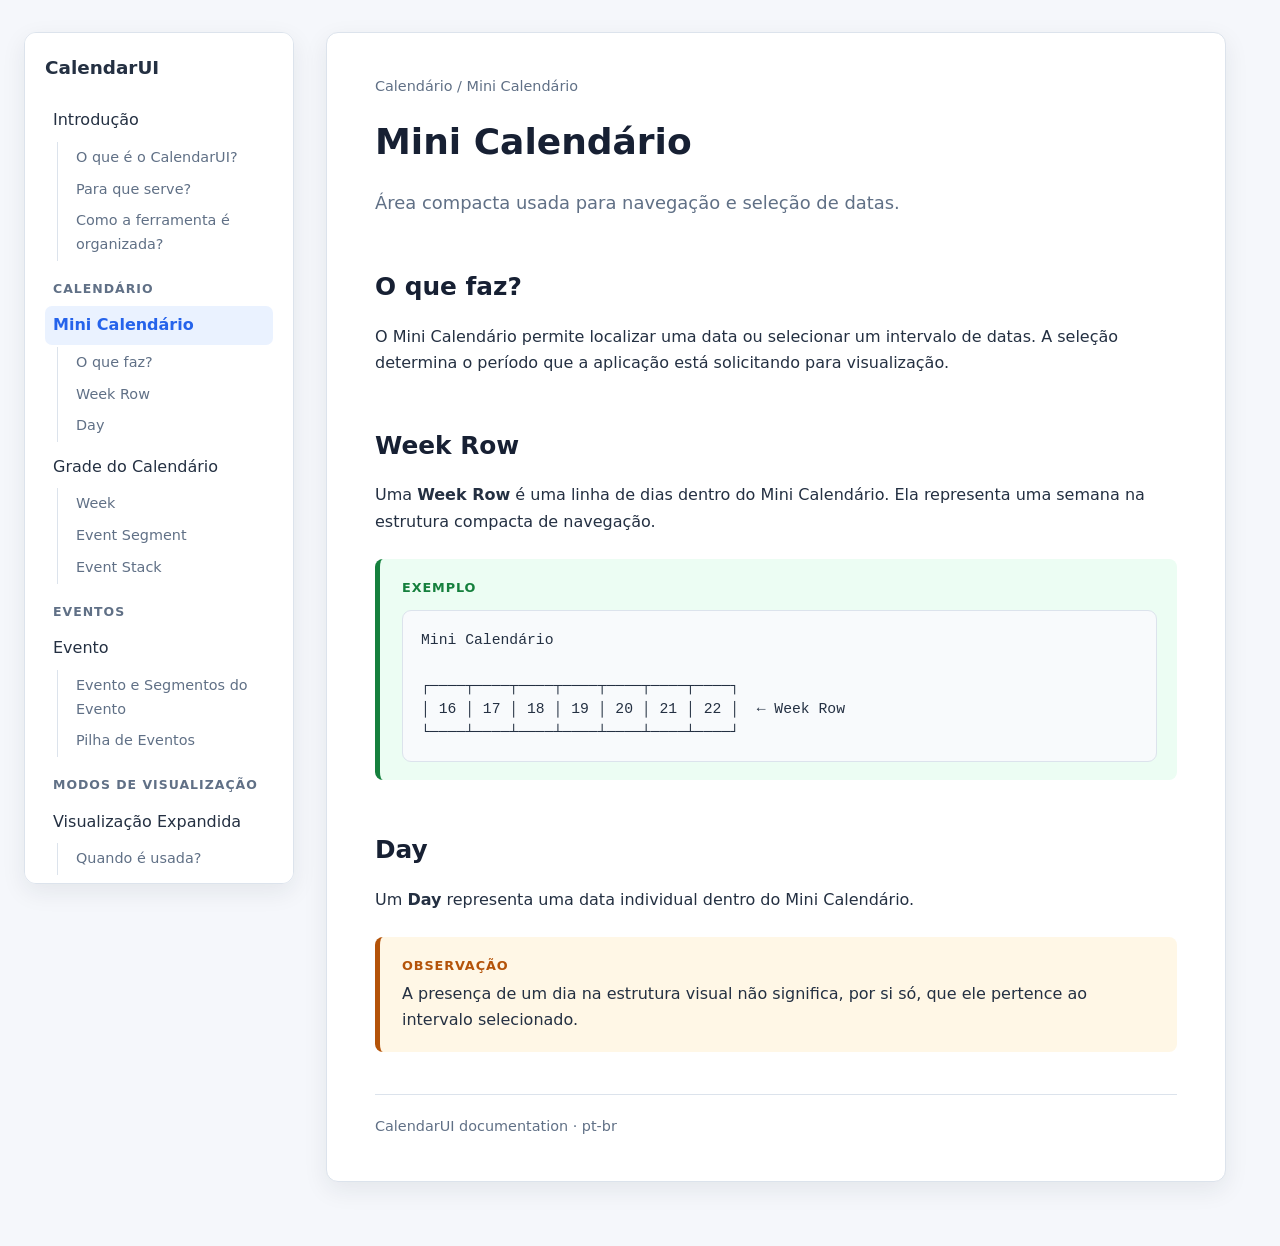
<file: docs/CalendarUI/pt-br/calendar/mini-calendar.html>
<!doctype html>
<html lang="pt-br">
<head>
<meta charset="utf-8">
<meta name="viewport" content="width=device-width, initial-scale=1">
<title>Mini Calendário — CalendarUI</title>
<link rel="stylesheet" href="../../assets/style.css">
</head>
<body>
<div class="layout">
<nav class="docs-nav" aria-label="Documentation navigation">
    <div class="brand">CalendarUI</div>
    <div class="nav-group nav-group-single">
        <a class="nav-page " href="../index.html">Introdução</a>
        <div class="nav-children">
            <a class="nav-child" href="../index.html#o-que-e-o-calendarui">O que é o CalendarUI?</a>
            <a class="nav-child" href="../index.html#para-que-serve">Para que serve?</a>
            <a class="nav-child" href="../index.html#como-a-ferramenta-e-organizada">Como a ferramenta é organizada?</a>
        </div>
    </div>
    <div class="nav-group">
        <div class="nav-title">Calendário</div>
        <div class="nav-item">
            <a class="nav-page active" href="mini-calendar.html" aria-current="page">Mini Calendário</a>
            <div class="nav-children">
                <a class="nav-child" href="mini-calendar.html#o-que-faz">O que faz?</a>
                <a class="nav-child" href="mini-calendar.html#week-row">Week Row</a>
                <a class="nav-child" href="mini-calendar.html#day">Day</a>
            </div>
        </div>
        <div class="nav-item">
            <a class="nav-page " href="calendar-grid.html">Grade do Calendário</a>
            <div class="nav-children">
                <a class="nav-child" href="calendar-grid.html#week">Week</a>
                <a class="nav-child" href="calendar-grid.html#event-segment">Event Segment</a>
                <a class="nav-child" href="calendar-grid.html#event-stack">Event Stack</a>
            </div>
        </div>
    </div>
    <div class="nav-group">
        <div class="nav-title">Eventos</div>
        <div class="nav-item">
            <a class="nav-page " href="../events/event.html">Evento</a>
            <div class="nav-children">
                <a class="nav-child" href="../events/event.html#evento-e-segmentos-do-evento">Evento e Segmentos do Evento</a>
                <a class="nav-child" href="../events/event.html#pilha-de-eventos">Pilha de Eventos</a>
            </div>
        </div>
    </div>
    <div class="nav-group">
        <div class="nav-title">Modos de Visualização</div>
        <div class="nav-item">
            <a class="nav-page " href="../views/expanded-view.html">Visualização Expandida</a>
            <div class="nav-children">
                <a class="nav-child" href="../views/expanded-view.html#quando-e-usada">Quando é usada?</a>
            </div>
        </div>
        <div class="nav-item">
            <a class="nav-page " href="../views/short-view.html">Visualização Curta</a>
            <div class="nav-children">
                <a class="nav-child" href="../views/short-view.html#quando-e-usada">Quando é usada?</a>
            </div>
        </div>
    </div>
</nav>
<main>

<div class="breadcrumb">Calendário / Mini Calendário</div>
<h1>Mini Calendário</h1>
<p class="lead">Área compacta usada para navegação e seleção de datas.</p>
<h2 id="o-que-faz">O que faz?</h2>
<p>O Mini Calendário permite localizar uma data ou selecionar um intervalo de datas. A seleção determina o período que a aplicação está solicitando para visualização.</p>
<h2 id="week-row">Week Row</h2>
<p>Uma <strong>Week Row</strong> é uma linha de dias dentro do Mini Calendário. Ela representa uma semana na estrutura compacta de navegação.</p>
<div class="callout example"><strong class="label">Exemplo</strong><div class="diagram">Mini Calendário

┌────┬────┬────┬────┬────┬────┬────┐
│ 16 │ 17 │ 18 │ 19 │ 20 │ 21 │ 22 │  ← Week Row
└────┴────┴────┴────┴────┴────┴────┘</div></div>
<h2 id="day">Day</h2>
<p>Um <strong>Day</strong> representa uma data individual dentro do Mini Calendário.</p>
<div class="callout note"><strong class="label">Observação</strong>A presença de um dia na estrutura visual não significa, por si só, que ele pertence ao intervalo selecionado.</div>

<footer>CalendarUI documentation · pt-br</footer>
</main>
</div>
</body>
</html>
</file>
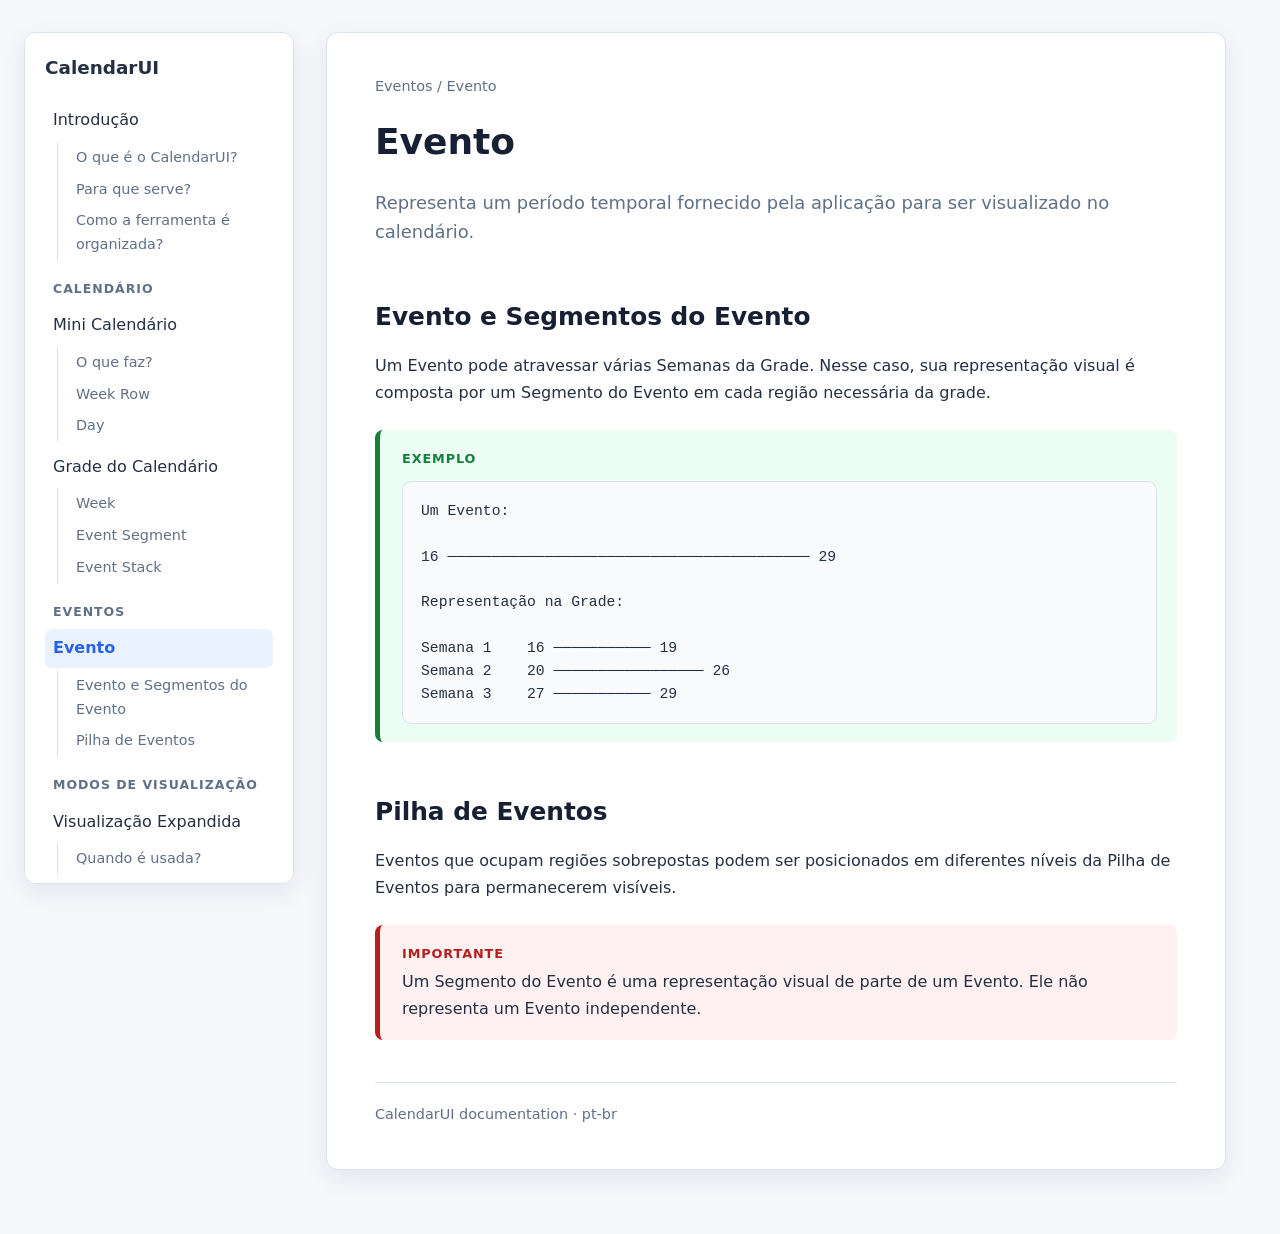
<file: docs/CalendarUI/pt-br/events/event.html>
<!doctype html>
<html lang="pt-br">
<head>
<meta charset="utf-8">
<meta name="viewport" content="width=device-width, initial-scale=1">
<title>Evento — CalendarUI</title>
<link rel="stylesheet" href="../../assets/style.css">
</head>
<body>
<div class="layout">
<nav class="docs-nav" aria-label="Documentation navigation">
    <div class="brand">CalendarUI</div>
    <div class="nav-group nav-group-single">
        <a class="nav-page " href="../index.html">Introdução</a>
        <div class="nav-children">
            <a class="nav-child" href="../index.html#o-que-e-o-calendarui">O que é o CalendarUI?</a>
            <a class="nav-child" href="../index.html#para-que-serve">Para que serve?</a>
            <a class="nav-child" href="../index.html#como-a-ferramenta-e-organizada">Como a ferramenta é organizada?</a>
        </div>
    </div>
    <div class="nav-group">
        <div class="nav-title">Calendário</div>
        <div class="nav-item">
            <a class="nav-page " href="../calendar/mini-calendar.html">Mini Calendário</a>
            <div class="nav-children">
                <a class="nav-child" href="../calendar/mini-calendar.html#o-que-faz">O que faz?</a>
                <a class="nav-child" href="../calendar/mini-calendar.html#week-row">Week Row</a>
                <a class="nav-child" href="../calendar/mini-calendar.html#day">Day</a>
            </div>
        </div>
        <div class="nav-item">
            <a class="nav-page " href="../calendar/calendar-grid.html">Grade do Calendário</a>
            <div class="nav-children">
                <a class="nav-child" href="../calendar/calendar-grid.html#week">Week</a>
                <a class="nav-child" href="../calendar/calendar-grid.html#event-segment">Event Segment</a>
                <a class="nav-child" href="../calendar/calendar-grid.html#event-stack">Event Stack</a>
            </div>
        </div>
    </div>
    <div class="nav-group">
        <div class="nav-title">Eventos</div>
        <div class="nav-item">
            <a class="nav-page active" href="event.html" aria-current="page">Evento</a>
            <div class="nav-children">
                <a class="nav-child" href="event.html#evento-e-segmentos-do-evento">Evento e Segmentos do Evento</a>
                <a class="nav-child" href="event.html#pilha-de-eventos">Pilha de Eventos</a>
            </div>
        </div>
    </div>
    <div class="nav-group">
        <div class="nav-title">Modos de Visualização</div>
        <div class="nav-item">
            <a class="nav-page " href="../views/expanded-view.html">Visualização Expandida</a>
            <div class="nav-children">
                <a class="nav-child" href="../views/expanded-view.html#quando-e-usada">Quando é usada?</a>
            </div>
        </div>
        <div class="nav-item">
            <a class="nav-page " href="../views/short-view.html">Visualização Curta</a>
            <div class="nav-children">
                <a class="nav-child" href="../views/short-view.html#quando-e-usada">Quando é usada?</a>
            </div>
        </div>
    </div>
</nav>
<main>

<div class="breadcrumb">Eventos / Evento</div>
<h1>Evento</h1>
<p class="lead">Representa um período temporal fornecido pela aplicação para ser visualizado no calendário.</p>
<h2 id="evento-e-segmentos-do-evento">Evento e Segmentos do Evento</h2>
<p>Um Evento pode atravessar várias Semanas da Grade. Nesse caso, sua representação visual é composta por um Segmento do Evento em cada região necessária da grade.</p>
<div class="callout example"><strong class="label">Exemplo</strong><div class="diagram">Um Evento:

16 ───────────────────────────────────────── 29

Representação na Grade:

Semana 1    16 ─────────── 19
Semana 2    20 ───────────────── 26
Semana 3    27 ─────────── 29</div></div>
<h2 id="pilha-de-eventos">Pilha de Eventos</h2>
<p>Eventos que ocupam regiões sobrepostas podem ser posicionados em diferentes níveis da Pilha de Eventos para permanecerem visíveis.</p>
<div class="callout important"><strong class="label">Importante</strong>Um Segmento do Evento é uma representação visual de parte de um Evento. Ele não representa um Evento independente.</div>

<footer>CalendarUI documentation · pt-br</footer>
</main>
</div>
</body>
</html>
</file>
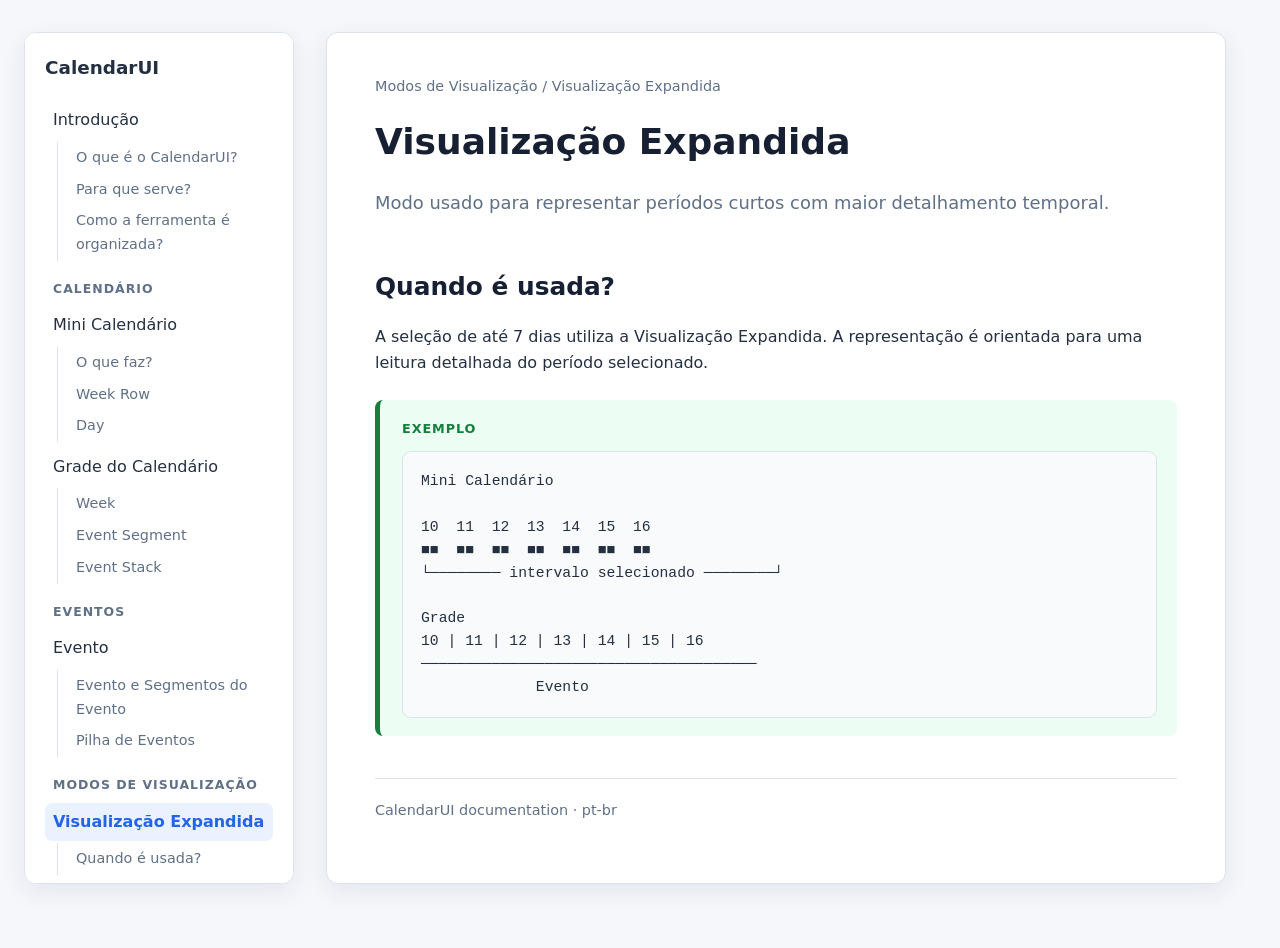
<file: docs/CalendarUI/pt-br/views/expanded-view.html>
<!doctype html>
<html lang="pt-br">
<head>
<meta charset="utf-8">
<meta name="viewport" content="width=device-width, initial-scale=1">
<title>Visualização Expandida — CalendarUI</title>
<link rel="stylesheet" href="../../assets/style.css">
</head>
<body>
<div class="layout">
<nav class="docs-nav" aria-label="Documentation navigation">
    <div class="brand">CalendarUI</div>
    <div class="nav-group nav-group-single">
        <a class="nav-page " href="../index.html">Introdução</a>
        <div class="nav-children">
            <a class="nav-child" href="../index.html#o-que-e-o-calendarui">O que é o CalendarUI?</a>
            <a class="nav-child" href="../index.html#para-que-serve">Para que serve?</a>
            <a class="nav-child" href="../index.html#como-a-ferramenta-e-organizada">Como a ferramenta é organizada?</a>
        </div>
    </div>
    <div class="nav-group">
        <div class="nav-title">Calendário</div>
        <div class="nav-item">
            <a class="nav-page " href="../calendar/mini-calendar.html">Mini Calendário</a>
            <div class="nav-children">
                <a class="nav-child" href="../calendar/mini-calendar.html#o-que-faz">O que faz?</a>
                <a class="nav-child" href="../calendar/mini-calendar.html#week-row">Week Row</a>
                <a class="nav-child" href="../calendar/mini-calendar.html#day">Day</a>
            </div>
        </div>
        <div class="nav-item">
            <a class="nav-page " href="../calendar/calendar-grid.html">Grade do Calendário</a>
            <div class="nav-children">
                <a class="nav-child" href="../calendar/calendar-grid.html#week">Week</a>
                <a class="nav-child" href="../calendar/calendar-grid.html#event-segment">Event Segment</a>
                <a class="nav-child" href="../calendar/calendar-grid.html#event-stack">Event Stack</a>
            </div>
        </div>
    </div>
    <div class="nav-group">
        <div class="nav-title">Eventos</div>
        <div class="nav-item">
            <a class="nav-page " href="../events/event.html">Evento</a>
            <div class="nav-children">
                <a class="nav-child" href="../events/event.html#evento-e-segmentos-do-evento">Evento e Segmentos do Evento</a>
                <a class="nav-child" href="../events/event.html#pilha-de-eventos">Pilha de Eventos</a>
            </div>
        </div>
    </div>
    <div class="nav-group">
        <div class="nav-title">Modos de Visualização</div>
        <div class="nav-item">
            <a class="nav-page active" href="expanded-view.html" aria-current="page">Visualização Expandida</a>
            <div class="nav-children">
                <a class="nav-child" href="expanded-view.html#quando-e-usada">Quando é usada?</a>
            </div>
        </div>
        <div class="nav-item">
            <a class="nav-page " href="short-view.html">Visualização Curta</a>
            <div class="nav-children">
                <a class="nav-child" href="short-view.html#quando-e-usada">Quando é usada?</a>
            </div>
        </div>
    </div>
</nav>
<main>

<div class="breadcrumb">Modos de Visualização / Visualização Expandida</div>
<h1>Visualização Expandida</h1>
<p class="lead">Modo usado para representar períodos curtos com maior detalhamento temporal.</p>
<h2 id="quando-e-usada">Quando é usada?</h2>
<p>A seleção de até 7 dias utiliza a Visualização Expandida. A representação é orientada para uma leitura detalhada do período selecionado.</p>
<div class="callout example"><strong class="label">Exemplo</strong><div class="diagram">Mini Calendário

10  11  12  13  14  15  16
■■  ■■  ■■  ■■  ■■  ■■  ■■
└──────── intervalo selecionado ────────┘

Grade
10 | 11 | 12 | 13 | 14 | 15 | 16
──────────────────────────────────────
             Evento
</div></div>

<footer>CalendarUI documentation · pt-br</footer>
</main>
</div>
</body>
</html>
</file>
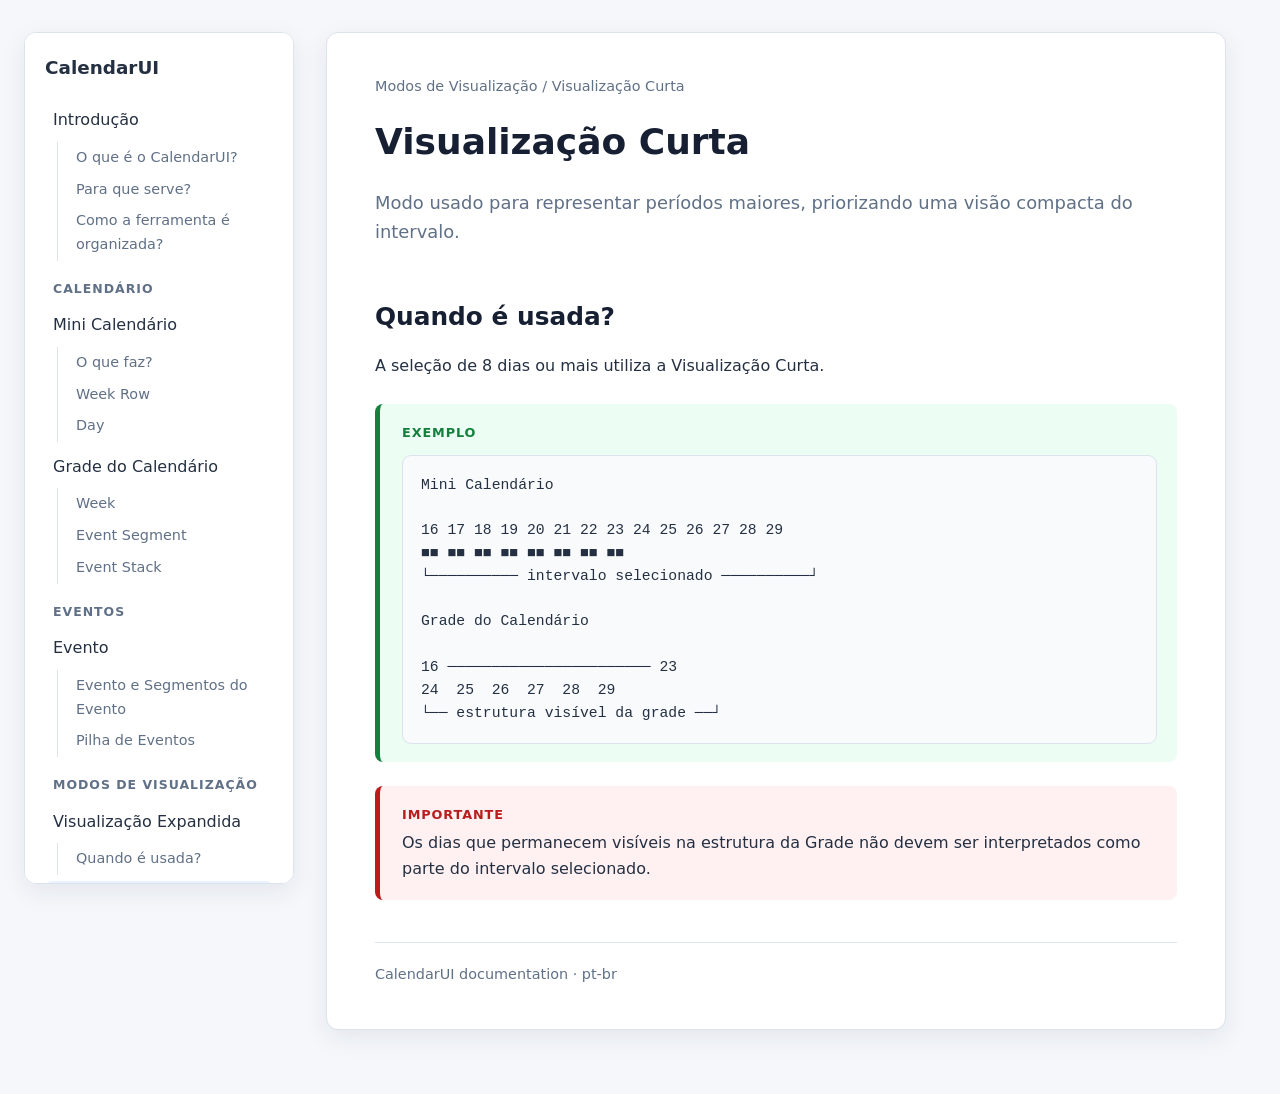
<file: docs/CalendarUI/pt-br/views/short-view.html>
<!doctype html>
<html lang="pt-br">
<head>
<meta charset="utf-8">
<meta name="viewport" content="width=device-width, initial-scale=1">
<title>Visualização Curta — CalendarUI</title>
<link rel="stylesheet" href="../../assets/style.css">
</head>
<body>
<div class="layout">
<nav class="docs-nav" aria-label="Documentation navigation">
    <div class="brand">CalendarUI</div>
    <div class="nav-group nav-group-single">
        <a class="nav-page " href="../index.html">Introdução</a>
        <div class="nav-children">
            <a class="nav-child" href="../index.html#o-que-e-o-calendarui">O que é o CalendarUI?</a>
            <a class="nav-child" href="../index.html#para-que-serve">Para que serve?</a>
            <a class="nav-child" href="../index.html#como-a-ferramenta-e-organizada">Como a ferramenta é organizada?</a>
        </div>
    </div>
    <div class="nav-group">
        <div class="nav-title">Calendário</div>
        <div class="nav-item">
            <a class="nav-page " href="../calendar/mini-calendar.html">Mini Calendário</a>
            <div class="nav-children">
                <a class="nav-child" href="../calendar/mini-calendar.html#o-que-faz">O que faz?</a>
                <a class="nav-child" href="../calendar/mini-calendar.html#week-row">Week Row</a>
                <a class="nav-child" href="../calendar/mini-calendar.html#day">Day</a>
            </div>
        </div>
        <div class="nav-item">
            <a class="nav-page " href="../calendar/calendar-grid.html">Grade do Calendário</a>
            <div class="nav-children">
                <a class="nav-child" href="../calendar/calendar-grid.html#week">Week</a>
                <a class="nav-child" href="../calendar/calendar-grid.html#event-segment">Event Segment</a>
                <a class="nav-child" href="../calendar/calendar-grid.html#event-stack">Event Stack</a>
            </div>
        </div>
    </div>
    <div class="nav-group">
        <div class="nav-title">Eventos</div>
        <div class="nav-item">
            <a class="nav-page " href="../events/event.html">Evento</a>
            <div class="nav-children">
                <a class="nav-child" href="../events/event.html#evento-e-segmentos-do-evento">Evento e Segmentos do Evento</a>
                <a class="nav-child" href="../events/event.html#pilha-de-eventos">Pilha de Eventos</a>
            </div>
        </div>
    </div>
    <div class="nav-group">
        <div class="nav-title">Modos de Visualização</div>
        <div class="nav-item">
            <a class="nav-page " href="expanded-view.html">Visualização Expandida</a>
            <div class="nav-children">
                <a class="nav-child" href="expanded-view.html#quando-e-usada">Quando é usada?</a>
            </div>
        </div>
        <div class="nav-item">
            <a class="nav-page active" href="short-view.html" aria-current="page">Visualização Curta</a>
            <div class="nav-children">
                <a class="nav-child" href="short-view.html#quando-e-usada">Quando é usada?</a>
            </div>
        </div>
    </div>
</nav>
<main>

<div class="breadcrumb">Modos de Visualização / Visualização Curta</div>
<h1>Visualização Curta</h1>
<p class="lead">Modo usado para representar períodos maiores, priorizando uma visão compacta do intervalo.</p>
<h2 id="quando-e-usada">Quando é usada?</h2>
<p>A seleção de 8 dias ou mais utiliza a Visualização Curta.</p>
<div class="callout example"><strong class="label">Exemplo</strong><div class="diagram">Mini Calendário

16 17 18 19 20 21 22 23 24 25 26 27 28 29
■■ ■■ ■■ ■■ ■■ ■■ ■■ ■■
└────────── intervalo selecionado ──────────┘

Grade do Calendário

16 ─────────────────────── 23
24  25  26  27  28  29
└── estrutura visível da grade ──┘</div></div>
<div class="callout important"><strong class="label">Importante</strong>Os dias que permanecem visíveis na estrutura da Grade não devem ser interpretados como parte do intervalo selecionado.</div>

<footer>CalendarUI documentation · pt-br</footer>
</main>
</div>
</body>
</html>
</file>
<file: docs/CalendarUI/assets/style.css>
:root {
  --bg: #f5f7fb;
  --surface: #ffffff;
  --surface-soft: #f8fafc;
  --text: #243042;
  --muted: #607086;
  --border: #dce3ec;
  --primary: #2563eb;
  --primary-soft: #eaf2ff;
  --concept: #7c3aed;
  --concept-soft: #f3edff;
  --example: #15803d;
  --example-soft: #ecfdf3;
  --note: #b45309;
  --note-soft: #fff7e6;
  --important: #b91c1c;
  --important-soft: #fff1f2;
  --code: #172033;
  --shadow: 0 8px 24px rgba(31, 41, 55, .08);
  --radius: 12px;
}

* { box-sizing: border-box; }

body {
  margin: 0;
  font-family: Inter, ui-sans-serif, system-ui, -apple-system, BlinkMacSystemFont, "Segoe UI", sans-serif;
  line-height: 1.65;
  color: var(--text);
  background: var(--bg);
}

a { color: var(--primary); text-decoration: none; }
a:hover { text-decoration: underline; }

.layout {
  display: grid;
  grid-template-columns: 270px minmax(0, 900px);
  gap: 32px;
  max-width: 1280px;
  margin: 0 auto;
  padding: 32px 24px 64px;
}

nav {
  position: sticky;
  top: 24px;
  align-self: start;
  background: var(--surface);
  border: 1px solid var(--border);
  border-radius: var(--radius);
  padding: 20px;
  box-shadow: var(--shadow);
}

nav .brand {
  font-weight: 800;
  font-size: 1.15rem;
  margin-bottom: 18px;
}

nav h3 {
  font-size: .78rem;
  text-transform: uppercase;
  letter-spacing: .08em;
  color: var(--muted);
  margin: 18px 0 7px;
}

nav a {
  display: block;
  padding: 5px 8px;
  border-radius: 7px;
  color: var(--text);
}

nav a:hover { background: var(--primary-soft); text-decoration: none; }
nav a.active { background: var(--primary-soft); color: var(--primary); font-weight: 700; }

main {
  min-width: 0;
  background: var(--surface);
  border: 1px solid var(--border);
  border-radius: var(--radius);
  padding: 42px 48px;
  box-shadow: var(--shadow);
}

h1, h2, h3 { line-height: 1.25; color: #172033; }
h1 { font-size: 2.25rem; margin-top: 0; }
h2 { font-size: 1.55rem; margin-top: 2.2em; }
h3 { font-size: 1.15rem; margin-top: 1.8em; }

.lead {
  font-size: 1.12rem;
  color: var(--muted);
  max-width: 760px;
}

.hero {
  padding: 28px;
  border-radius: var(--radius);
  background: linear-gradient(135deg, var(--primary-soft), #fff);
  border: 1px solid #cfe0ff;
}

.card-grid {
  display: grid;
  grid-template-columns: repeat(auto-fit, minmax(210px, 1fr));
  gap: 16px;
  margin: 24px 0;
}

.card {
  display: block;
  padding: 20px;
  border: 1px solid var(--border);
  border-radius: var(--radius);
  background: var(--surface-soft);
  color: var(--text);
}

.card:hover {
  border-color: #b8c9e6;
  text-decoration: none;
  box-shadow: var(--shadow);
}

.callout {
  margin: 24px 0;
  padding: 18px 20px 18px 22px;
  border-left: 5px solid;
  border-radius: 8px;
}

.callout strong.label {
  display: block;
  margin-bottom: 5px;
  font-size: .8rem;
  text-transform: uppercase;
  letter-spacing: .07em;
}

.example { background: var(--example-soft); border-color: var(--example); }
.example .label { color: var(--example); }

.note { background: var(--note-soft); border-color: var(--note); }
.note .label { color: var(--note); }

.important { background: var(--important-soft); border-color: var(--important); }
.important .label { color: var(--important); }

.concept {
  background: var(--concept-soft);
  border-color: var(--concept);
}
.concept .label { color: var(--concept); }

.diagram {
  margin: 12px 0 0;
  padding: 18px;
  overflow-x: auto;
  background: #f8fafc;
  border: 1px solid var(--border);
  border-radius: 9px;
  font: 500 .92rem/1.55 ui-monospace, SFMono-Regular, Menlo, Consolas, monospace;
  white-space: pre;
}

.breadcrumb {
  color: var(--muted);
  font-size: .9rem;
  margin-bottom: 20px;
}

footer {
  margin-top: 42px;
  padding-top: 20px;
  border-top: 1px solid var(--border);
  color: var(--muted);
  font-size: .9rem;
}

@media (max-width: 900px) {
  .layout { grid-template-columns: 1fr; }
  nav { position: static; }
  main { padding: 30px 24px; }
}


/* Hierarchical documentation navigation */
.docs-nav {
  max-height: calc(100vh - 48px);
  overflow-y: auto;
}

.nav-group {
  margin-top: 18px;
}

.nav-group-single {
  margin-top: 0;
}

.nav-title {
  padding: 0 8px 7px;
  font-size: .78rem;
  font-weight: 800;
  text-transform: uppercase;
  letter-spacing: .08em;
  color: var(--muted);
}

.nav-item {
  margin-bottom: 2px;
}

.nav-page {
  display: block;
  padding: 6px 8px;
  border-radius: 7px;
  color: var(--text);
}

.nav-page:hover {
  background: var(--primary-soft);
  text-decoration: none;
}

.nav-page.active {
  background: var(--primary-soft);
  color: var(--primary);
  font-weight: 700;
}

.nav-children {
  margin: 2px 0 6px 12px;
  padding-left: 10px;
  border-left: 1px solid var(--border);
}

.nav-child {
  display: block;
  padding: 4px 8px;
  border-radius: 6px;
  color: var(--muted);
  font-size: .9rem;
}

.nav-child:hover {
  background: var(--surface-soft);
  color: var(--primary);
  text-decoration: none;
}

main h2[id] {
  scroll-margin-top: 24px;
}
</file>
